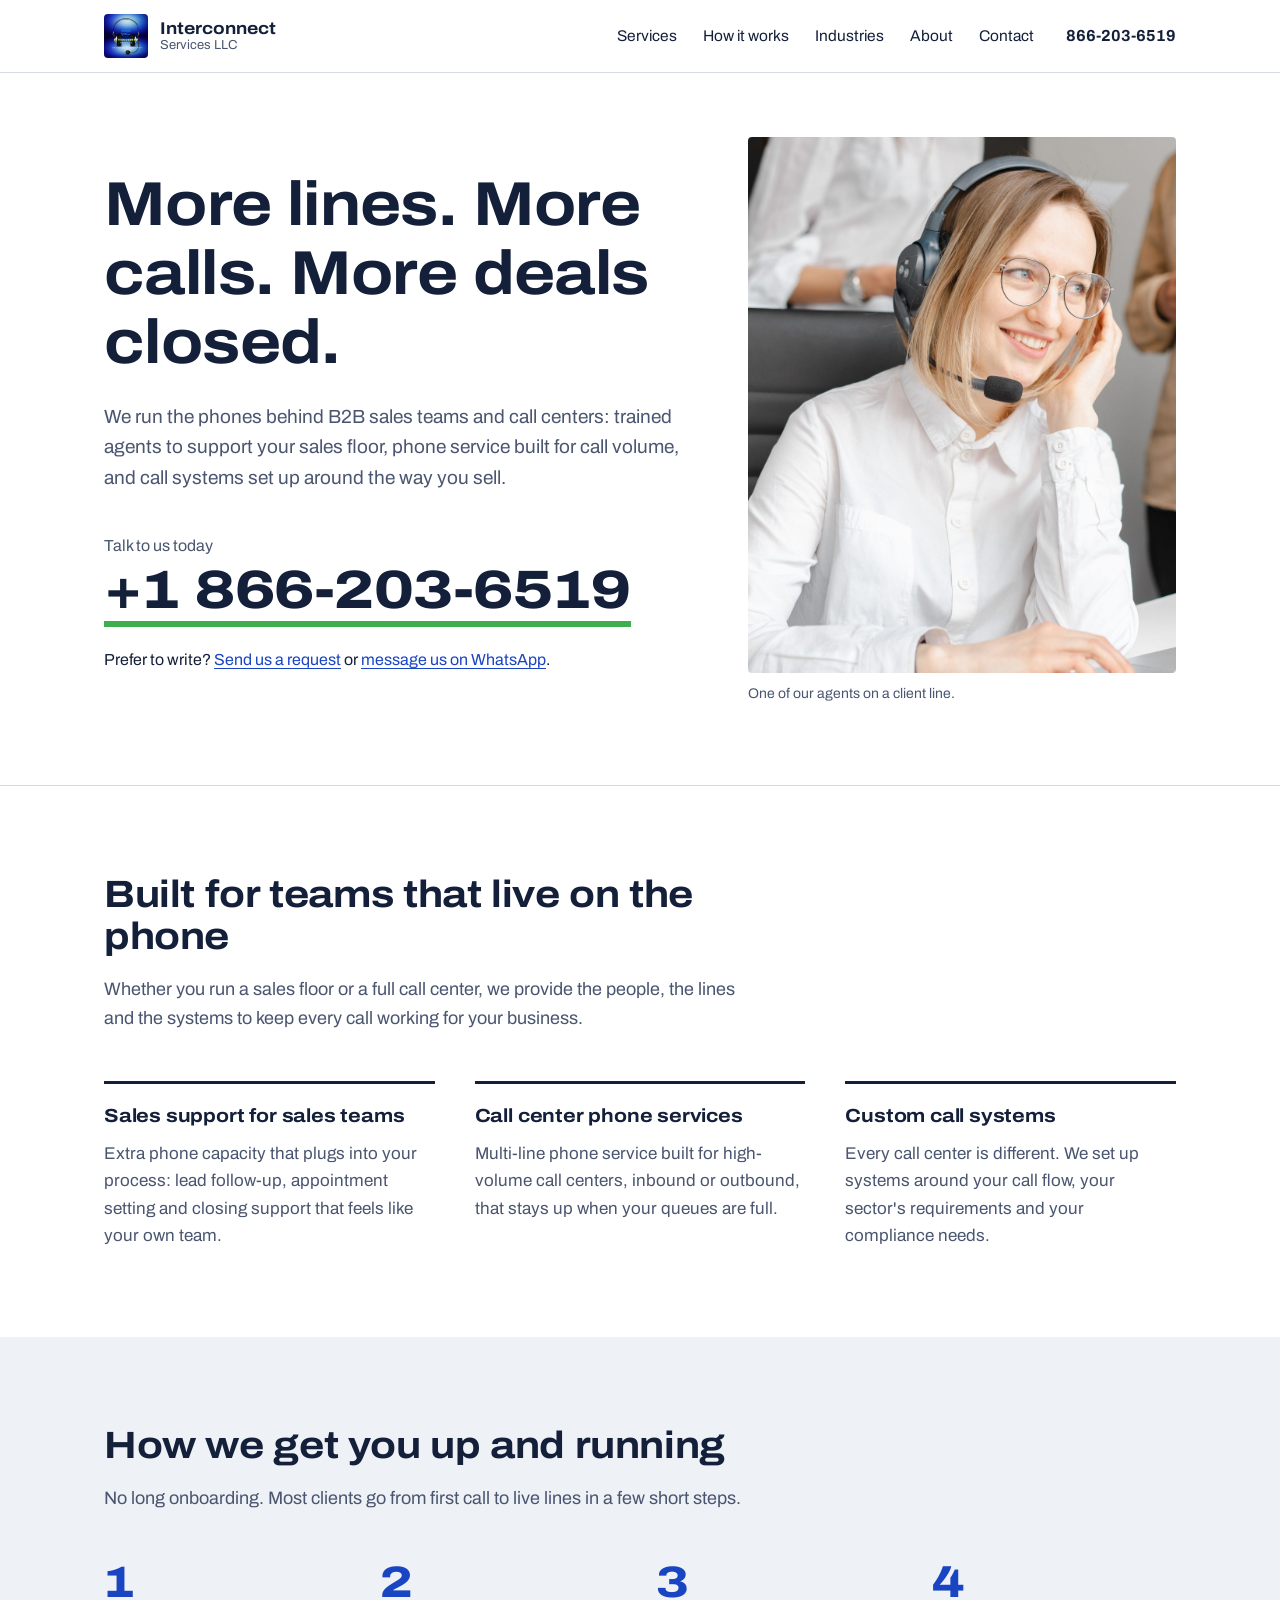
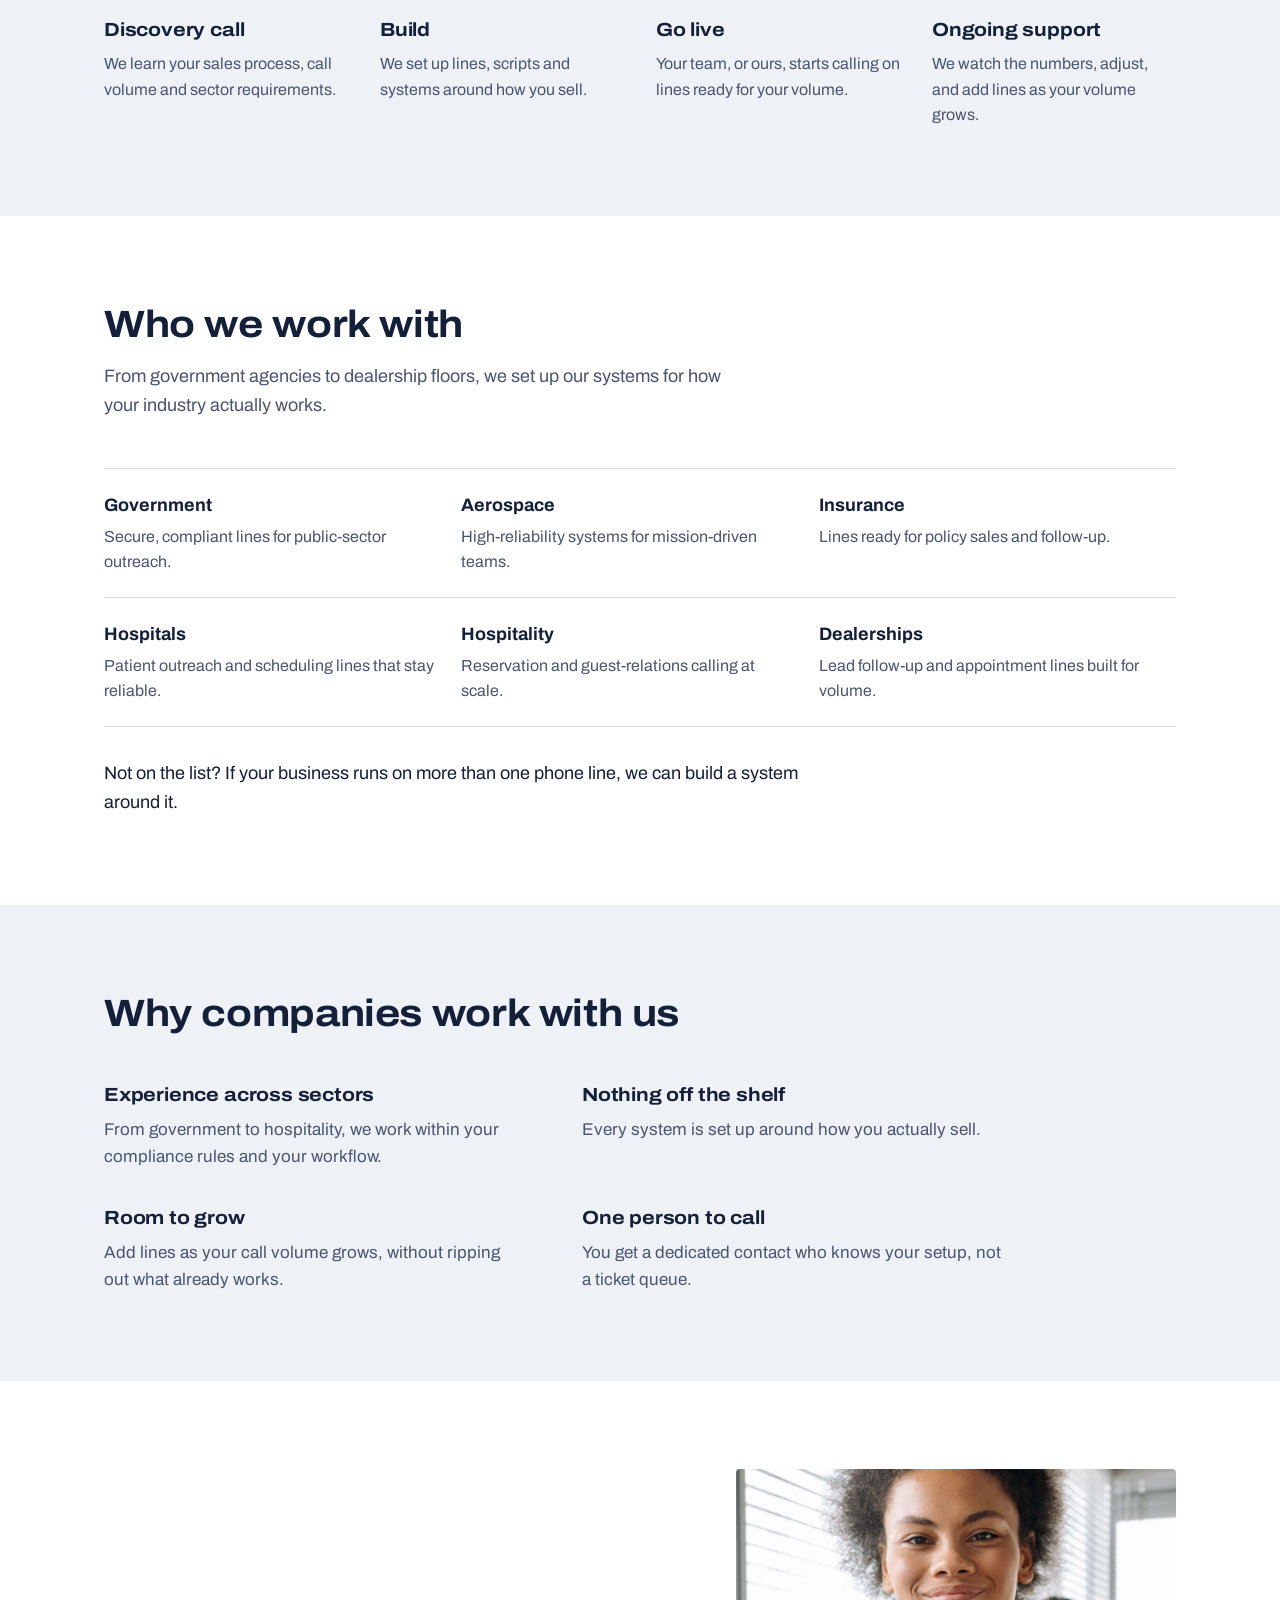
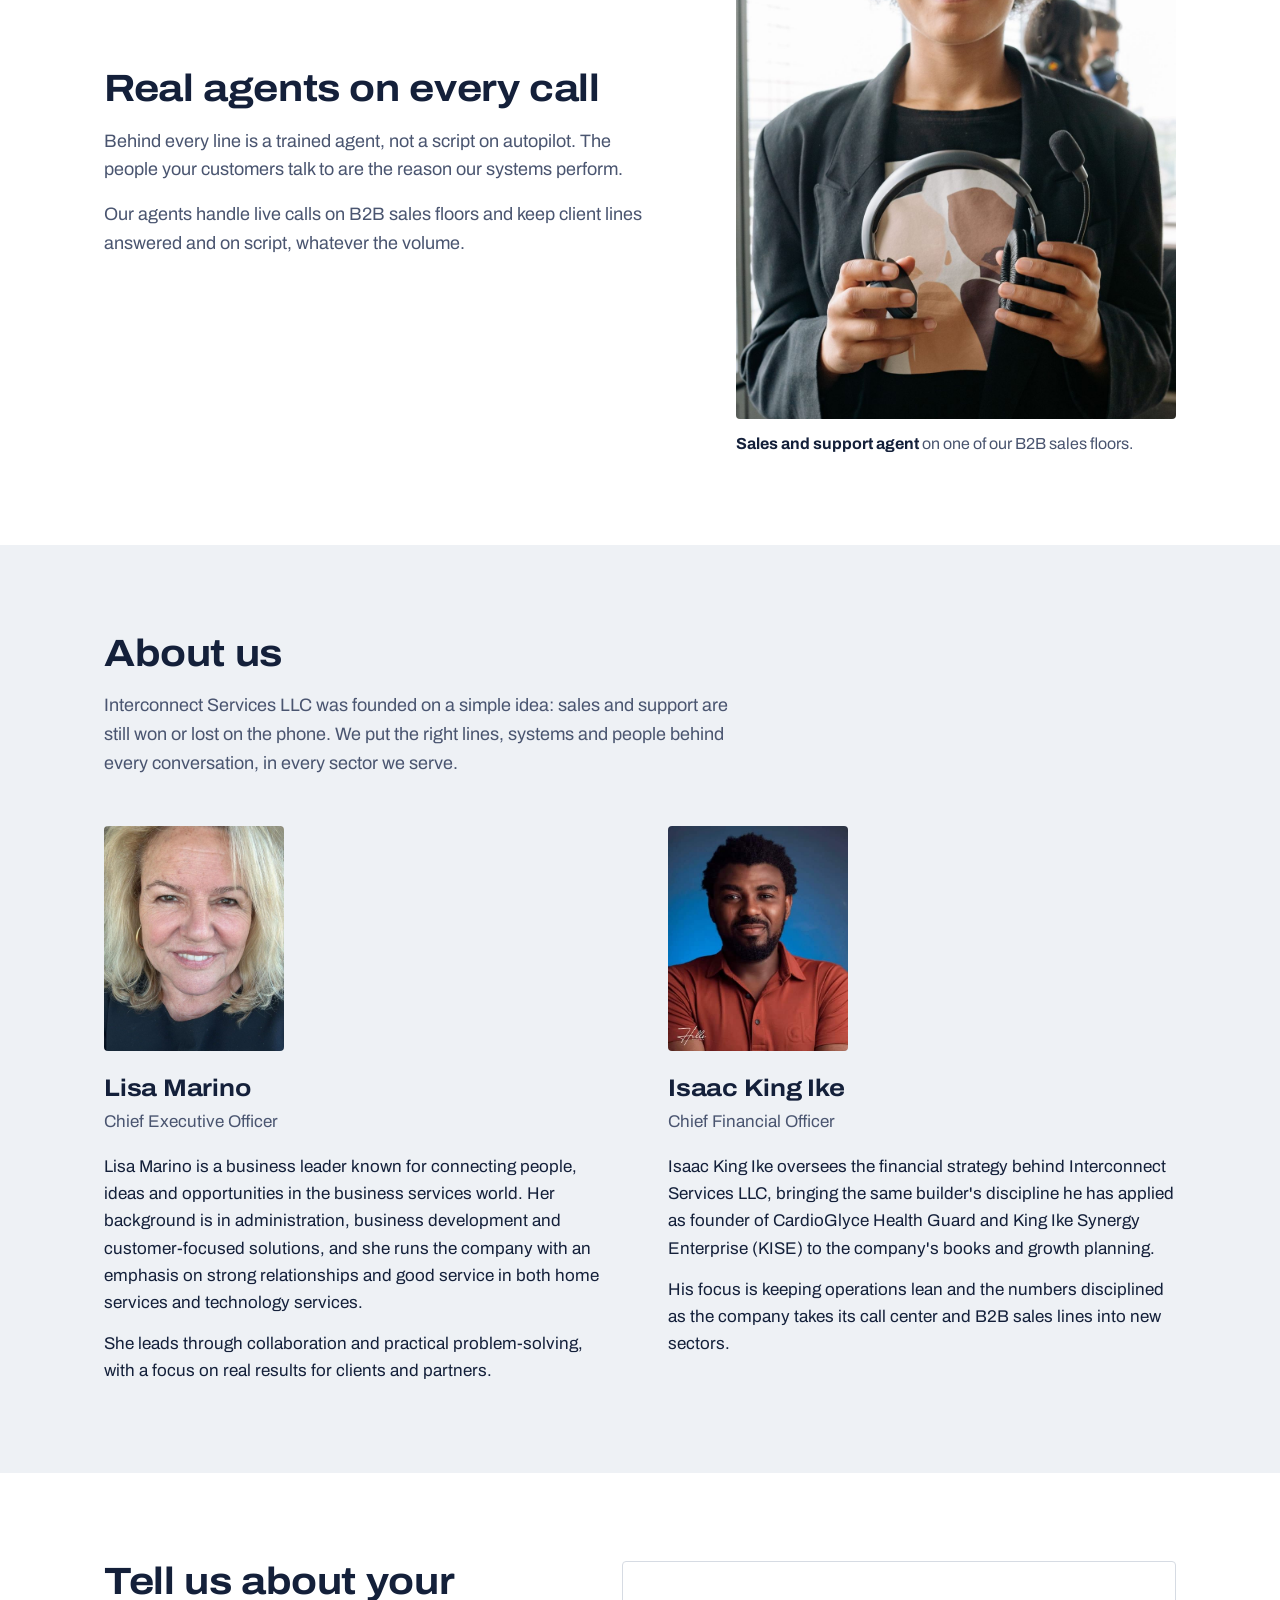
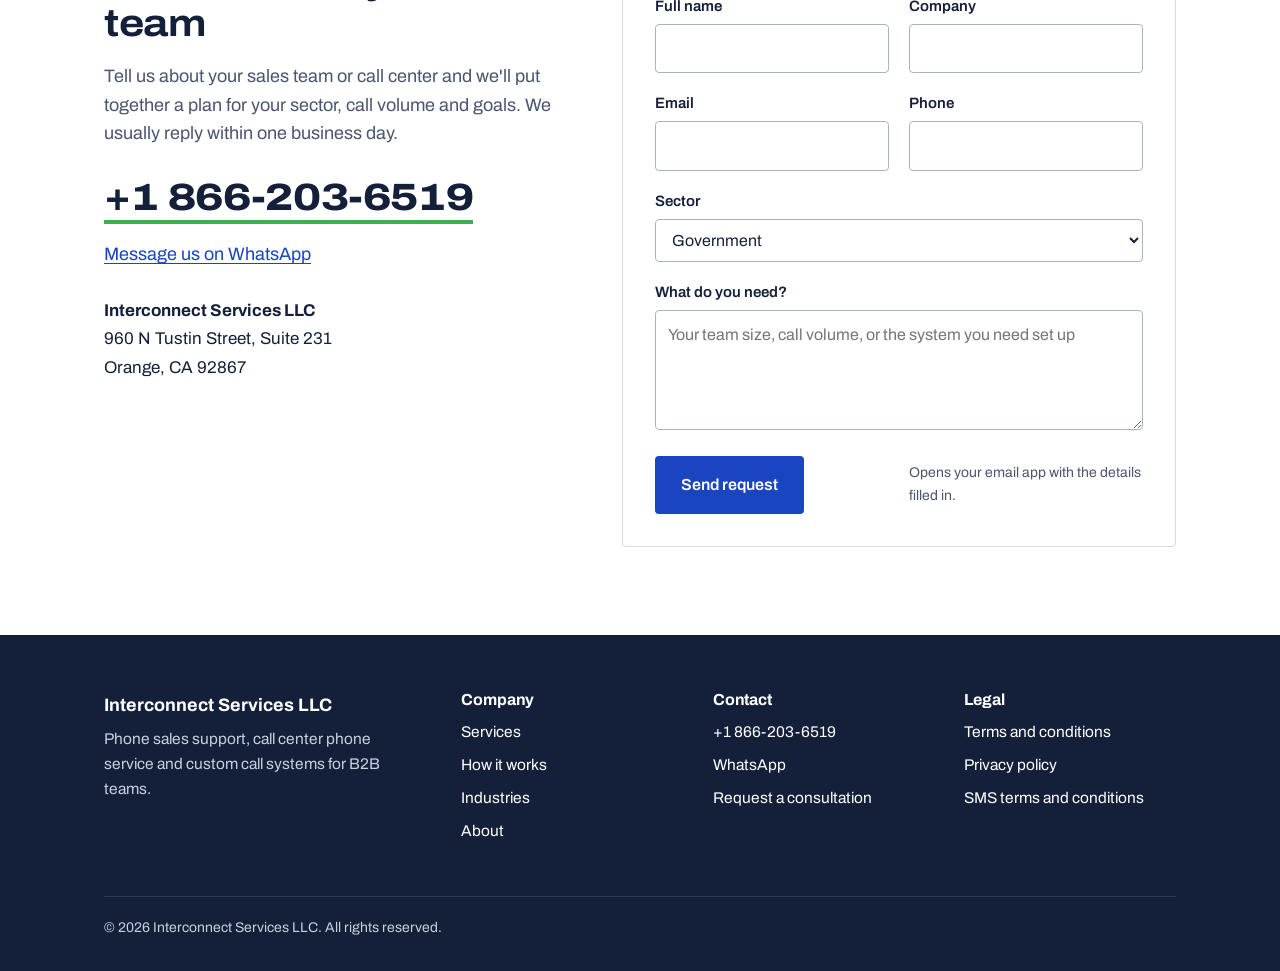
<file: index.html>
<!doctype html>
<html lang="en">
<head>
<meta charset="UTF-8" />
<meta name="viewport" content="width=device-width, initial-scale=1.0" />
<title>Interconnect Services LLC | B2B Telephone Sales &amp; Call Center Solutions</title>
<meta name="description" content="Interconnect Services LLC powers B2B direct marketing by telephone — sales support for sales teams, call center phone services, and custom-built call systems for any sector." />
<link rel="icon" href="assets/logo_2.png" />
<link rel="preconnect" href="https://fonts.googleapis.com">
<link rel="preconnect" href="https://fonts.gstatic.com" crossorigin>
<link href="https://fonts.googleapis.com/css2?family=Archivo:wdth,wght@62..125,400..800&display=swap" rel="stylesheet">
<link rel="stylesheet" href="site.css" />
</head>
<body>

<a class="skip" href="#main">Skip to content</a>

<header class="site-header" id="siteHeader">
  <div class="wrap">
    <a href="index.html" class="brand">
      <img src="assets/logo_2.png" alt="" width="44" height="44" />
      <span class="brand-name">Interconnect<small>Services LLC</small></span>
    </a>
    <nav class="main-nav" aria-label="Main">
      <a href="#services">Services</a>
      <a href="#how-it-works">How it works</a>
      <a href="#industries">Industries</a>
      <a href="#about">About</a>
      <a href="#contact">Contact</a>
    </nav>
    <a class="header-phone" href="tel:+18662036519">866-203-6519</a>
    <button class="menu-toggle" id="menuToggle" aria-expanded="false" aria-controls="siteHeader">Menu</button>
  </div>
</header>

<main id="main">

  <section class="hero">
    <div class="wrap">
      <div>
        <h1>More lines. More calls. More deals closed.</h1>
        <p class="lead">We run the phones behind B2B sales teams and call centers: trained agents to support your sales floor, phone service built for call volume, and call systems set up around the way you sell.</p>

        <div class="call-block">
          <p class="label">Talk to us today</p>
          <a class="call-number" href="tel:+18662036519">+1 866-203-6519</a>
          <p class="alt">Prefer to write? <a href="#contact">Send us a request</a> or <a href="https://wa.me/17143005307" target="_blank" rel="noopener">message us on WhatsApp</a>.</p>
        </div>
      </div>

      <figure>
        <img src="agent-headset.jpg" alt="An Interconnect agent on a headset, mid-call at her workstation" width="1100" height="1650" />
        <figcaption>One of our agents on a client line.</figcaption>
      </figure>
    </div>
  </section>

  <section class="section" id="services">
    <div class="wrap">
      <div class="section-intro">
        <h2>Built for teams that live on the phone</h2>
        <p>Whether you run a sales floor or a full call center, we provide the people, the lines and the systems to keep every call working for your business.</p>
      </div>

      <div class="services">
        <article>
          <h3>Sales support for sales teams</h3>
          <p>Extra phone capacity that plugs into your process: lead follow-up, appointment setting and closing support that feels like your own team.</p>
        </article>
        <article>
          <h3>Call center phone services</h3>
          <p>Multi-line phone service built for high-volume call centers, inbound or outbound, that stays up when your queues are full.</p>
        </article>
        <article>
          <h3>Custom call systems</h3>
          <p>Every call center is different. We set up systems around your call flow, your sector's requirements and your compliance needs.</p>
        </article>
      </div>
    </div>
  </section>

  <section class="section band" id="how-it-works">
    <div class="wrap">
      <div class="section-intro">
        <h2>How we get you up and running</h2>
        <p>No long onboarding. Most clients go from first call to live lines in a few short steps.</p>
      </div>

      <ol class="steps">
        <li>
          <h3>Discovery call</h3>
          <p>We learn your sales process, call volume and sector requirements.</p>
        </li>
        <li>
          <h3>Build</h3>
          <p>We set up lines, scripts and systems around how you sell.</p>
        </li>
        <li>
          <h3>Go live</h3>
          <p>Your team, or ours, starts calling on lines ready for your volume.</p>
        </li>
        <li>
          <h3>Ongoing support</h3>
          <p>We watch the numbers, adjust, and add lines as your volume grows.</p>
        </li>
      </ol>
    </div>
  </section>

  <section class="section" id="industries">
    <div class="wrap">
      <div class="section-intro">
        <h2>Who we work with</h2>
        <p>From government agencies to dealership floors, we set up our systems for how your industry actually works.</p>
      </div>

      <dl class="sectors">
        <div><dt>Government</dt><dd>Secure, compliant lines for public-sector outreach.</dd></div>
        <div><dt>Aerospace</dt><dd>High-reliability systems for mission-driven teams.</dd></div>
        <div><dt>Insurance</dt><dd>Lines ready for policy sales and follow-up.</dd></div>
        <div><dt>Hospitals</dt><dd>Patient outreach and scheduling lines that stay reliable.</dd></div>
        <div><dt>Hospitality</dt><dd>Reservation and guest-relations calling at scale.</dd></div>
        <div><dt>Dealerships</dt><dd>Lead follow-up and appointment lines built for volume.</dd></div>
      </dl>

      <p class="sectors-note">Not on the list? If your business runs on more than one phone line, we can build a system around it.</p>
    </div>
  </section>

  <section class="section band" id="why-us">
    <div class="wrap">
      <div class="section-intro">
        <h2>Why companies work with us</h2>
      </div>
      <div class="reasons">
        <div>
          <h3>Experience across sectors</h3>
          <p>From government to hospitality, we work within your compliance rules and your workflow.</p>
        </div>
        <div>
          <h3>Nothing off the shelf</h3>
          <p>Every system is set up around how you actually sell.</p>
        </div>
        <div>
          <h3>Room to grow</h3>
          <p>Add lines as your call volume grows, without ripping out what already works.</p>
        </div>
        <div>
          <h3>One person to call</h3>
          <p>You get a dedicated contact who knows your setup, not a ticket queue.</p>
        </div>
      </div>
    </div>
  </section>

  <section class="section" id="team">
    <div class="wrap people">
      <div class="section-intro">
        <h2>Real agents on every call</h2>
        <p>Behind every line is a trained agent, not a script on autopilot. The people your customers talk to are the reason our systems perform.</p>
        <p>Our agents handle live calls on B2B sales floors and keep client lines answered and on script, whatever the volume.</p>
      </div>
      <figure>
        <img src="agent-desk.jpg" alt="An Interconnect sales and support agent holding her headset" width="1100" height="1649" loading="lazy" />
        <figcaption><strong>Sales and support agent</strong> on one of our B2B sales floors.</figcaption>
      </figure>
    </div>
  </section>

  <section class="section band" id="about">
    <div class="wrap">
      <div class="section-intro">
        <h2>About us</h2>
        <p>Interconnect Services LLC was founded on a simple idea: sales and support are still won or lost on the phone. We put the right lines, systems and people behind every conversation, in every sector we serve.</p>
      </div>

      <div class="leaders">
        <div class="leader">
          <img src="assets/ceo_2.jpg" alt="Lisa Marino" width="900" height="1200" loading="lazy" />
          <h3>Lisa Marino</h3>
          <p class="role">Chief Executive Officer</p>
          <div class="bio">
            <p>Lisa Marino is a business leader known for connecting people, ideas and opportunities in the business services world. Her background is in administration, business development and customer-focused solutions, and she runs the company with an emphasis on strong relationships and good service in both home services and technology services.</p>
            <p>She leads through collaboration and practical problem-solving, with a focus on real results for clients and partners.</p>
          </div>
        </div>
        <div class="leader">
          <img src="assets/cfo.jpg" alt="Isaac King Ike" width="552" height="690" loading="lazy" />
          <h3>Isaac King Ike</h3>
          <p class="role">Chief Financial Officer</p>
          <div class="bio">
            <p>Isaac King Ike oversees the financial strategy behind Interconnect Services LLC, bringing the same builder's discipline he has applied as founder of CardioGlyce Health Guard and King Ike Synergy Enterprise (KISE) to the company's books and growth planning.</p>
            <p>His focus is keeping operations lean and the numbers disciplined as the company takes its call center and B2B sales lines into new sectors.</p>
          </div>
        </div>
      </div>
    </div>
  </section>

  <section class="section contact" id="contact">
    <div class="wrap">
      <div class="intro">
        <h2>Tell us about your team</h2>
        <p>Tell us about your sales team or call center and we'll put together a plan for your sector, call volume and goals. We usually reply within one business day.</p>
        <a class="call-number" href="tel:+18662036519">+1 866-203-6519</a>
        <p style="margin-top:16px;"><a href="https://wa.me/17143005307" target="_blank" rel="noopener">Message us on WhatsApp</a></p>
        <address>
          <strong>Interconnect Services LLC</strong><br>
          960 N Tustin Street, Suite 231<br>
          Orange, CA 92867
        </address>
      </div>

      <form class="lead-form" id="leadForm">
        <div>
          <label for="f-name">Full name</label>
          <input id="f-name" type="text" name="name" required autocomplete="name" />
        </div>
        <div>
          <label for="f-company">Company</label>
          <input id="f-company" type="text" name="company" autocomplete="organization" />
        </div>
        <div>
          <label for="f-email">Email</label>
          <input id="f-email" type="email" name="email" required autocomplete="email" />
        </div>
        <div>
          <label for="f-phone">Phone</label>
          <input id="f-phone" type="tel" name="phone" autocomplete="tel" />
        </div>
        <div class="full">
          <label for="f-sector">Sector</label>
          <select id="f-sector" name="sector">
            <option>Government</option>
            <option>Aerospace</option>
            <option>Insurance</option>
            <option>Hospitals / Healthcare</option>
            <option>Hospitality</option>
            <option>Dealerships</option>
            <option>Other</option>
          </select>
        </div>
        <div class="full">
          <label for="f-message">What do you need?</label>
          <textarea id="f-message" name="message" placeholder="Your team size, call volume, or the system you need set up"></textarea>
        </div>
        <div>
          <button type="submit" class="button">Send request</button>
        </div>
        <p class="note">Opens your email app with the details filled in.</p>
      </form>
    </div>
  </section>

</main>

<footer class="site-footer">
  <div class="wrap">
    <div class="footer-grid">
      <div class="company">
        <strong>Interconnect Services LLC</strong>
        <p>Phone sales support, call center phone service and custom call systems for B2B teams.</p>
      </div>
      <div>
        <h2>Company</h2>
        <ul>
          <li><a href="index.html#services">Services</a></li>
          <li><a href="index.html#how-it-works">How it works</a></li>
          <li><a href="index.html#industries">Industries</a></li>
          <li><a href="index.html#about">About</a></li>
        </ul>
      </div>
      <div>
        <h2>Contact</h2>
        <ul>
          <li><a href="tel:+18662036519">+1 866-203-6519</a></li>
          <li><a href="https://wa.me/17143005307" target="_blank" rel="noopener">WhatsApp</a></li>
          <li><a href="index.html#contact">Request a consultation</a></li>
        </ul>
      </div>
      <div>
        <h2>Legal</h2>
        <ul>
          <li><a href="terms-and-conditions.html">Terms and conditions</a></li>
          <li><a href="privacy-policy.html">Privacy policy</a></li>
          <li><a href="sms-terms.html">SMS terms and conditions</a></li>
        </ul>
      </div>
    </div>
    <p class="footer-base">© <span id="year">2026</span> Interconnect Services LLC. All rights reserved.</p>
  </div>
</footer>

<script>
  document.getElementById('year').textContent = new Date().getFullYear();

  const header = document.getElementById('siteHeader');
  const toggle = document.getElementById('menuToggle');
  toggle.addEventListener('click', () => {
    const open = header.classList.toggle('open');
    toggle.setAttribute('aria-expanded', open);
    toggle.textContent = open ? 'Close' : 'Menu';
  });
  header.querySelectorAll('.main-nav a').forEach(a => a.addEventListener('click', () => {
    header.classList.remove('open');
    toggle.setAttribute('aria-expanded', 'false');
    toggle.textContent = 'Menu';
  }));

  // Opens the visitor's email app with the request filled in.
  document.getElementById('leadForm').addEventListener('submit', function (e) {
    e.preventDefault();
    const f = new FormData(this);
    const subject = encodeURIComponent('Consultation request from ' + (f.get('company') || f.get('name')));
    const body = encodeURIComponent(
      `Name: ${f.get('name')}\nCompany: ${f.get('company')}\nEmail: ${f.get('email')}\nPhone: ${f.get('phone')}\nSector: ${f.get('sector')}\n\n${f.get('message')}`
    );
    window.location.href = `mailto:info@interconnectservicesllc.com?subject=${subject}&body=${body}`;
  });
</script>

</body>
</html>
</file>
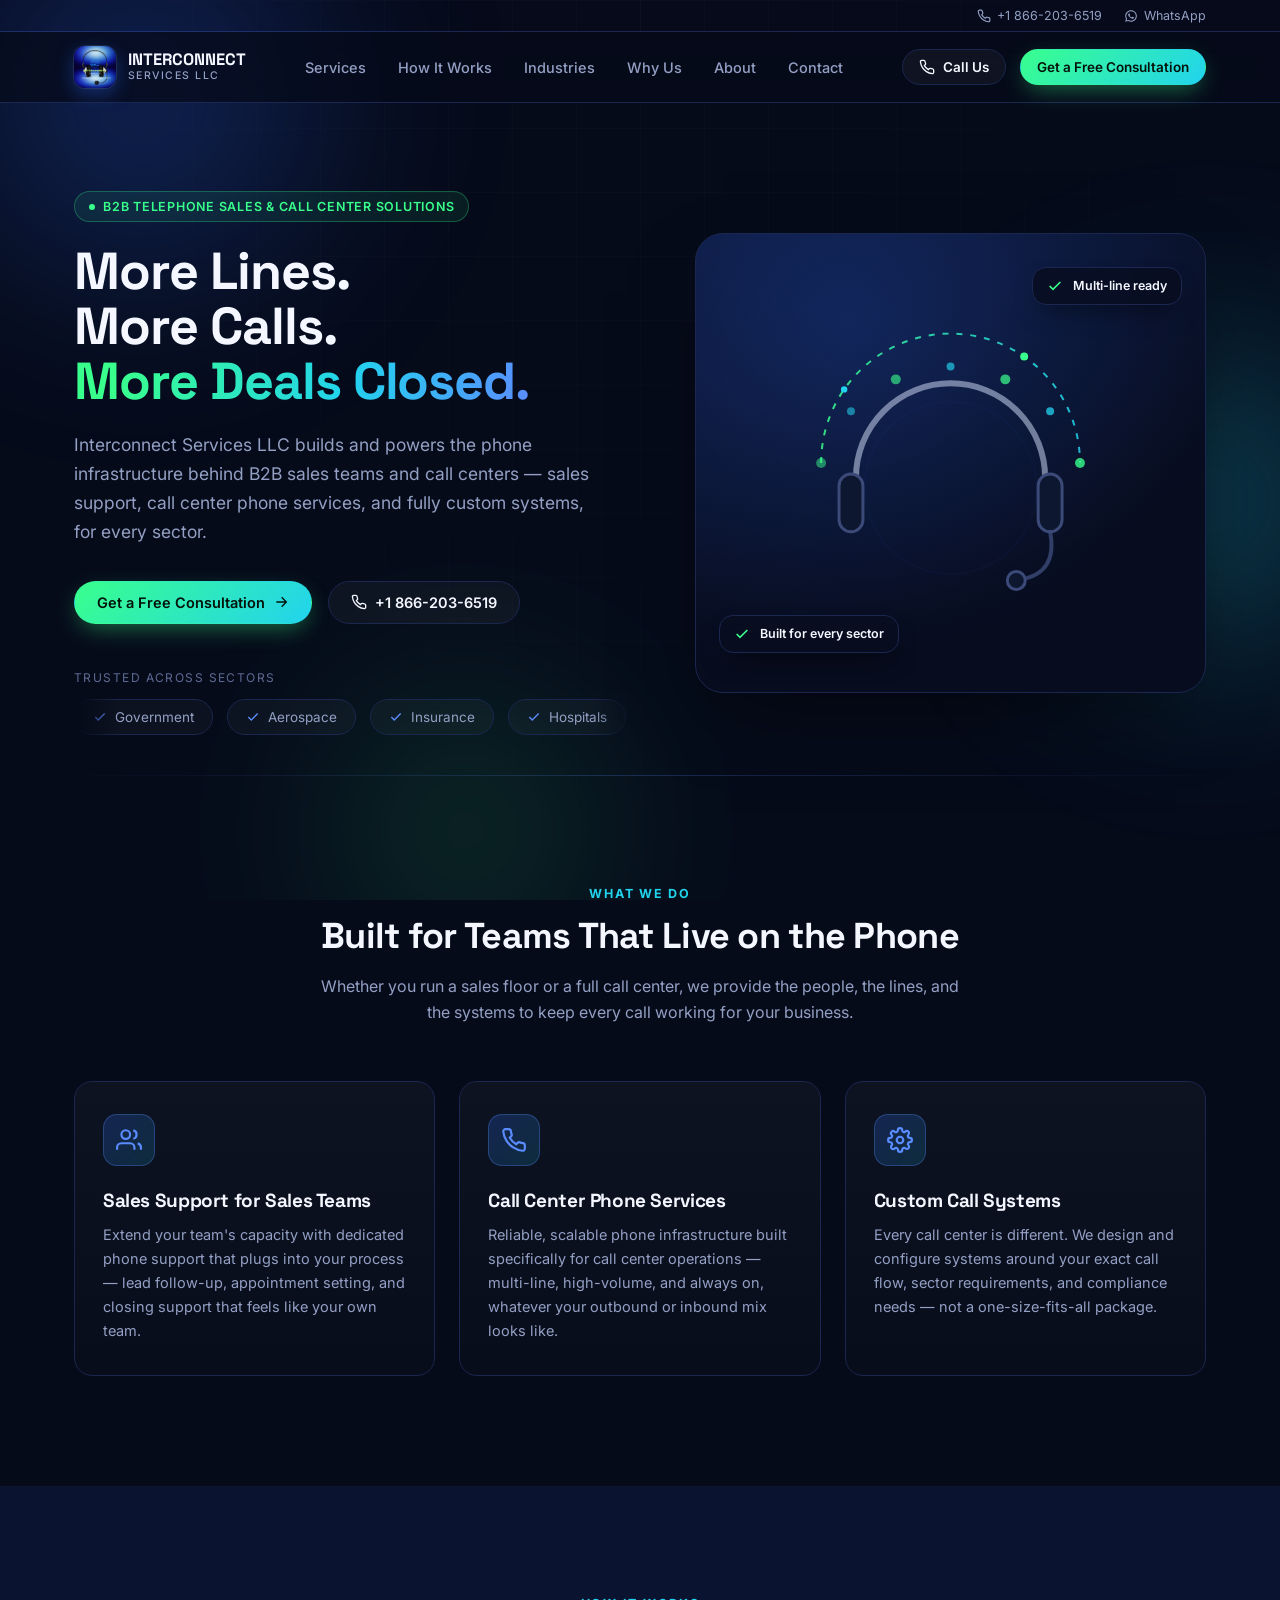
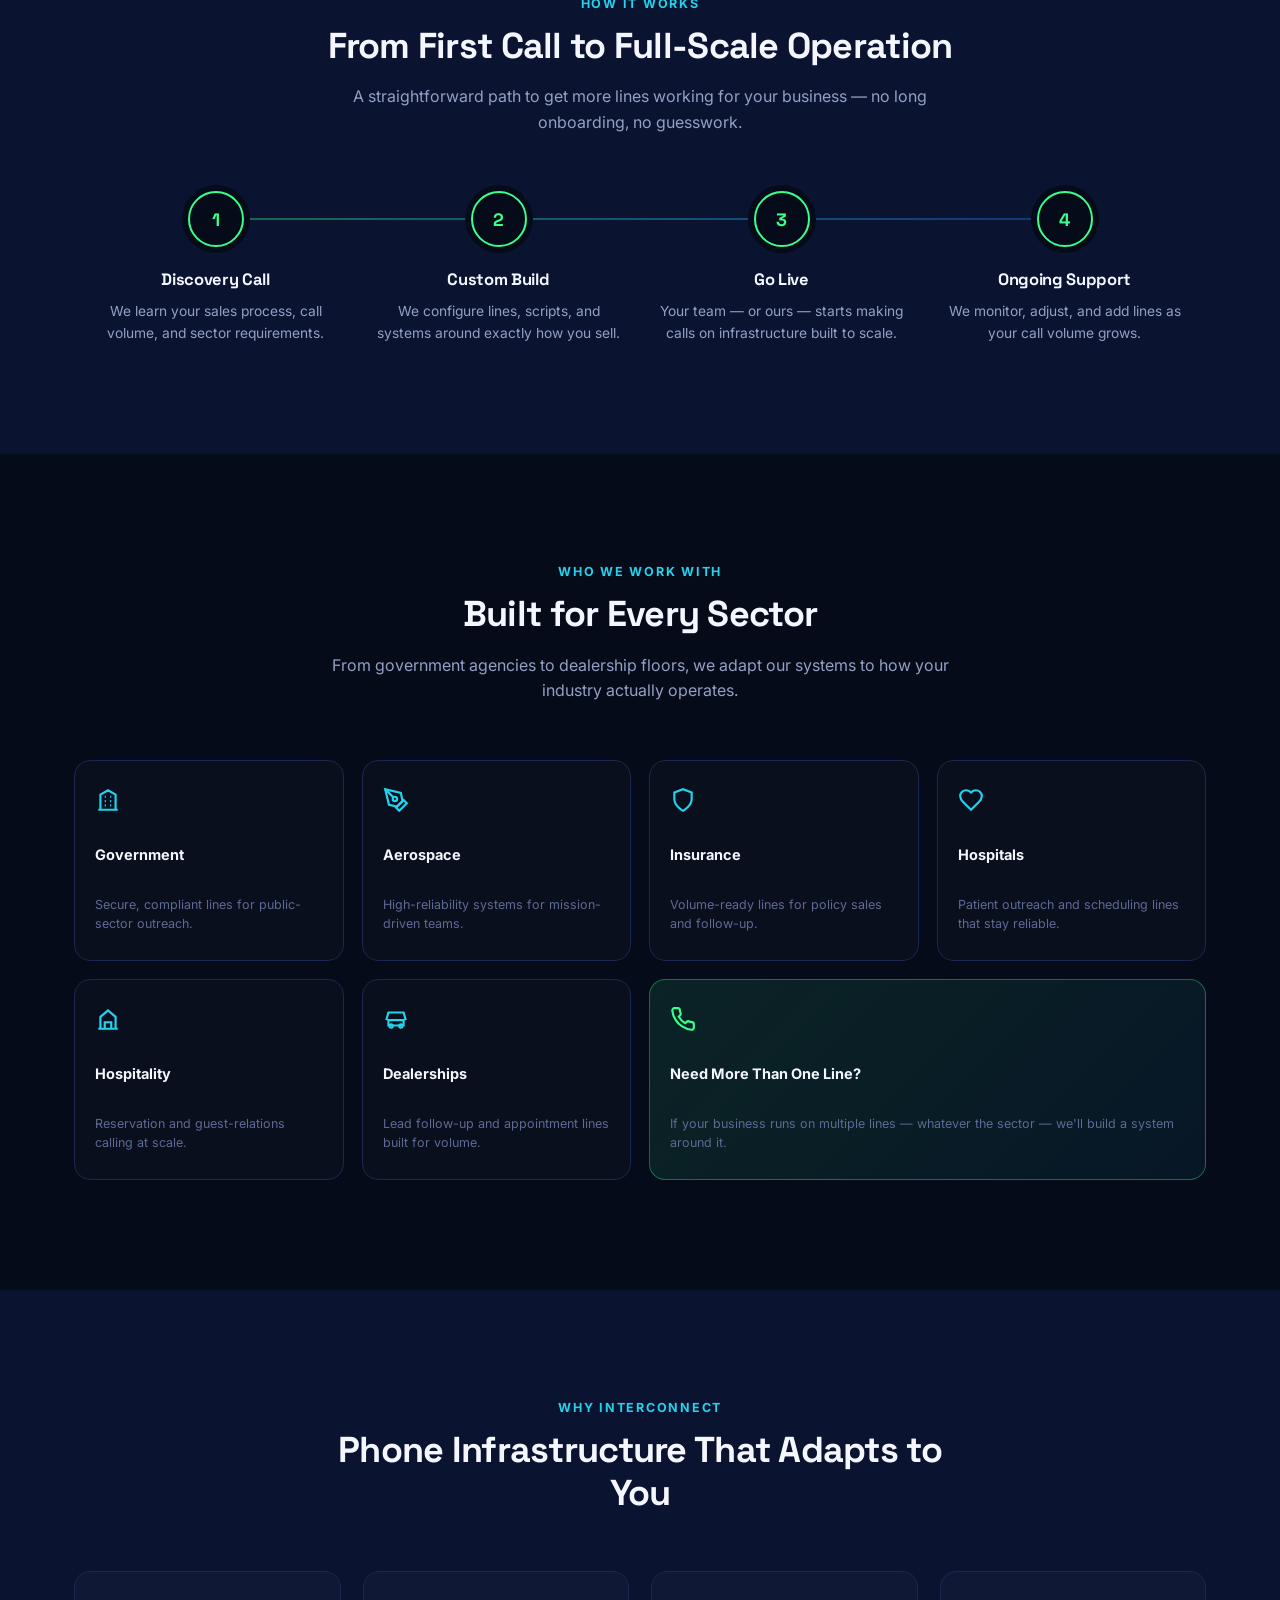
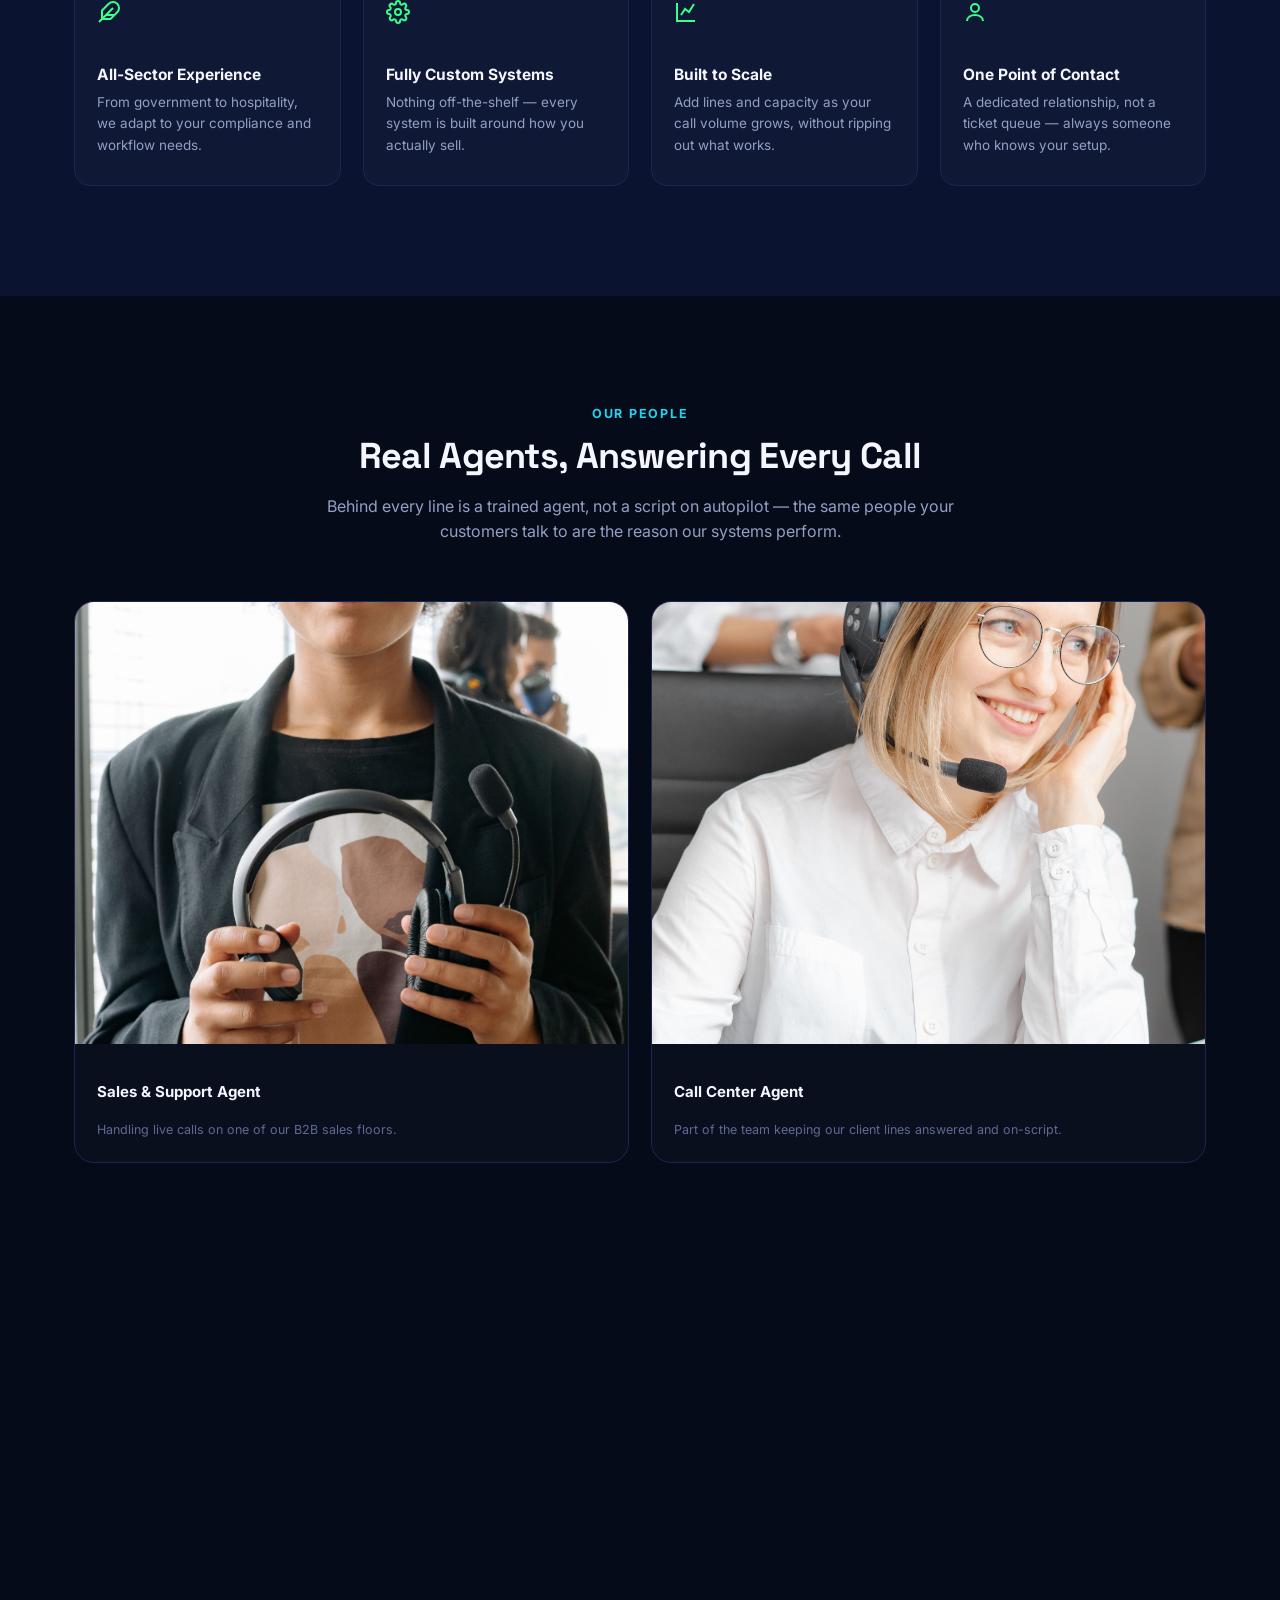
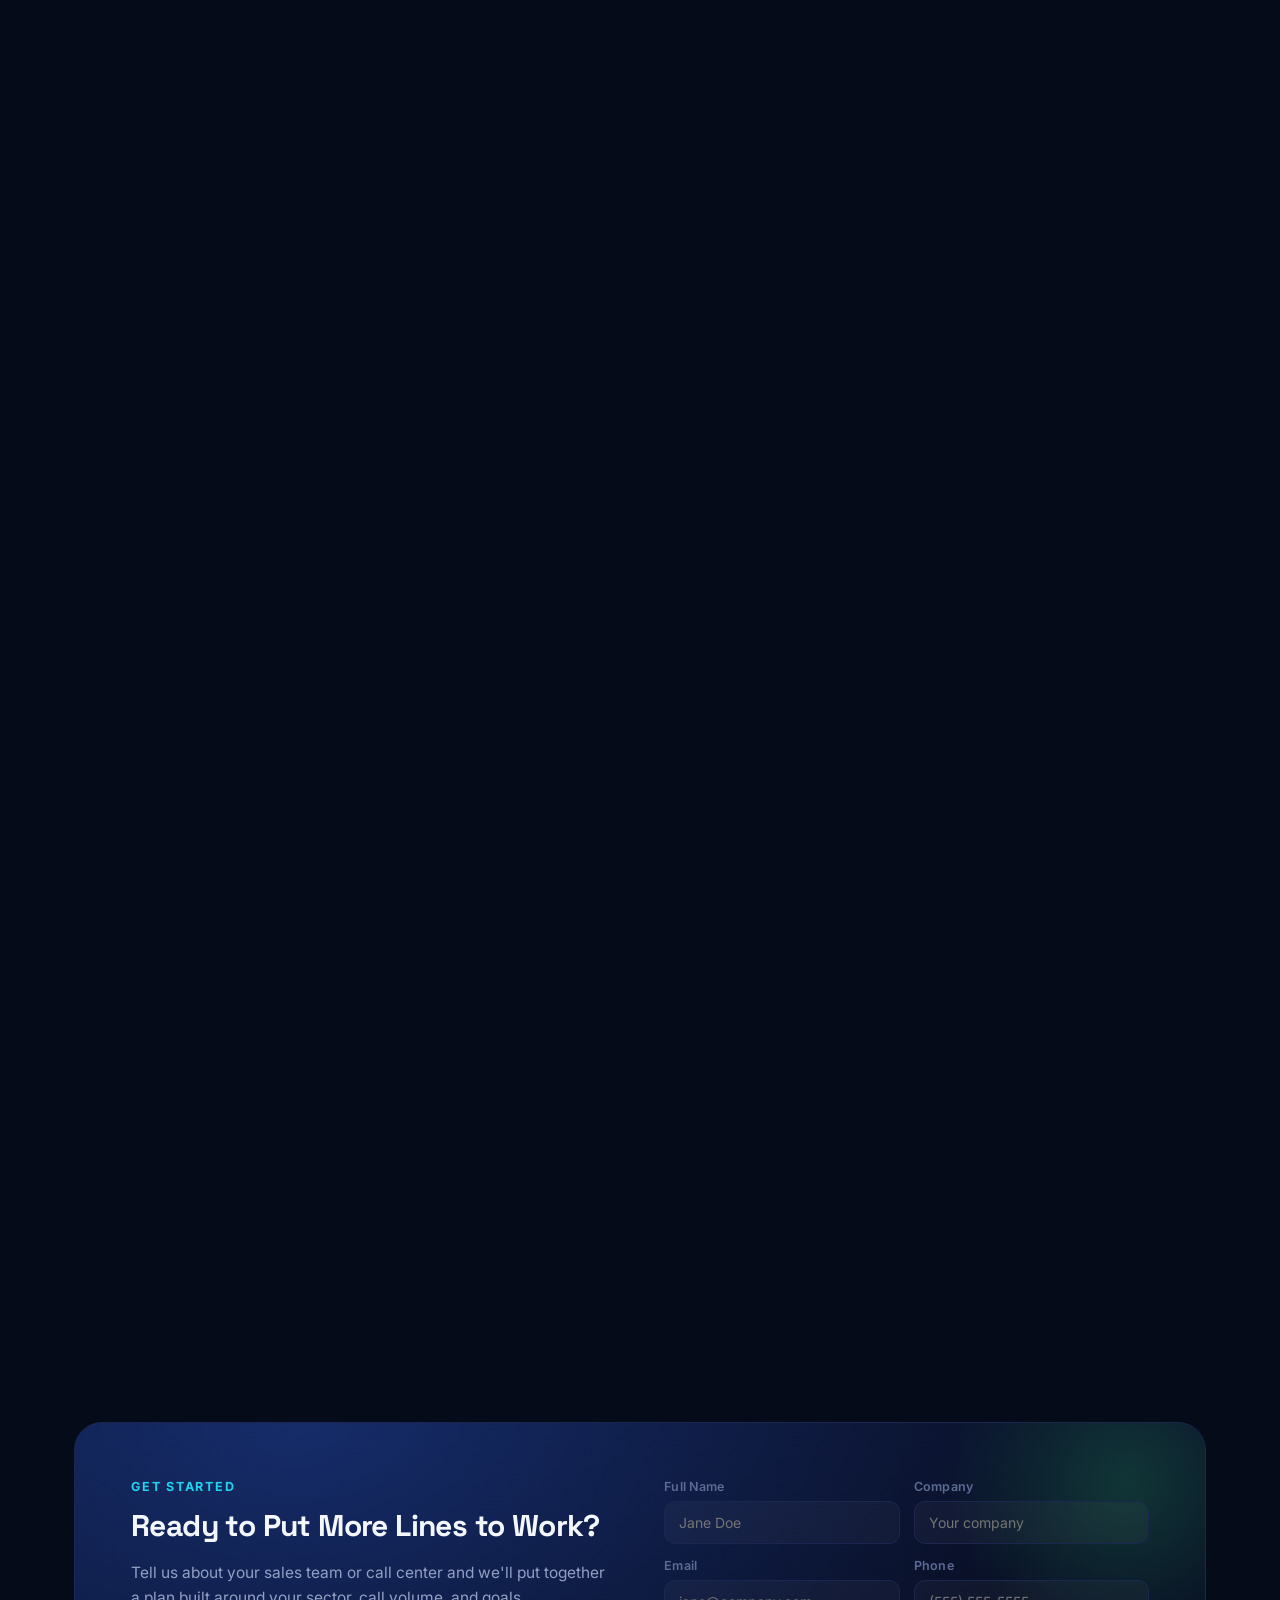
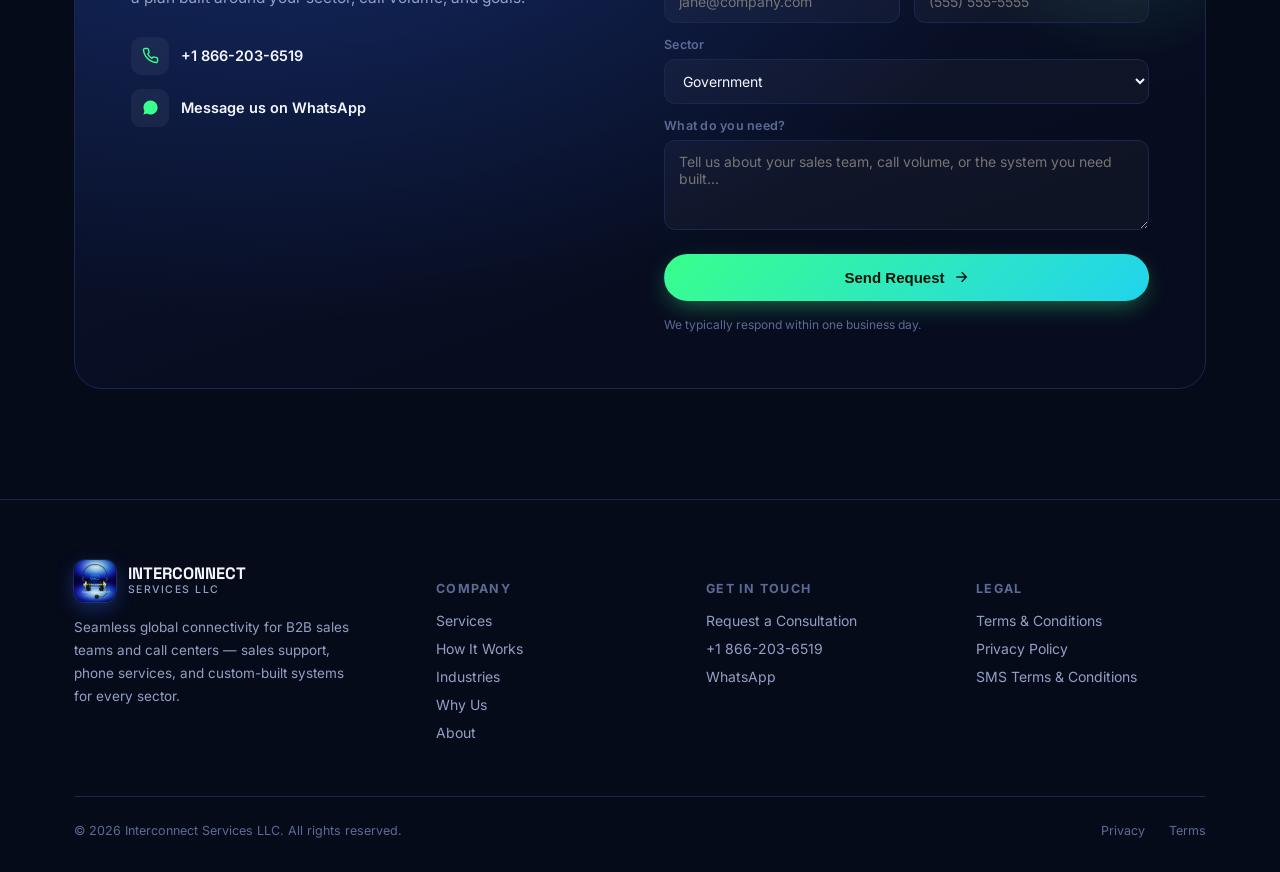
<file: interconnect-index-v3-with-team.html>
<!doctype html>
<html lang="en">
<head>
<meta charset="UTF-8" />
<meta name="viewport" content="width=device-width, initial-scale=1.0" />
<title>Interconnect Services LLC | B2B Telephone Sales &amp; Call Center Solutions</title>
<meta name="description" content="Interconnect Services LLC powers B2B direct marketing by telephone — sales support for sales teams, call center phone services, and custom-built call systems for any sector." />
<link rel="icon" href="assets/logo_2.png" />
<link rel="preconnect" href="https://fonts.googleapis.com">
<link rel="preconnect" href="https://fonts.gstatic.com" crossorigin>
<link href="https://fonts.googleapis.com/css2?family=Inter:wght@400;500;600;700;800;900&family=Space+Grotesk:wght@500;600;700&display=swap" rel="stylesheet">
<style>
  :root{
    --bg:#060B1A;
    --bg-soft:#0A1330;
    --panel:#0D1638;
    --panel-border:#1B2750;
    --blue:#2F6BFF;
    --blue-light:#5B8CFF;
    --cyan:#22D3EE;
    --green:#39FF8C;
    --green-dim:#1FAE63;
    --white:#F4F7FF;
    --muted:#93A0C4;
    --muted-dim:#5D6A94;
    --radius:18px;
    --maxw:1180px;
  }
  *{box-sizing:border-box;}
  html{scroll-behavior:smooth;}
  body{
    margin:0;
    background:var(--bg);
    color:var(--white);
    font-family:'Inter',system-ui,-apple-system,Segoe UI,Roboto,sans-serif;
    -webkit-font-smoothing:antialiased;
    overflow-x:hidden;
  }
  h1,h2,h3,.display{
    font-family:'Space Grotesk','Inter',sans-serif;
    letter-spacing:-0.02em;
    margin:0;
  }
  p{margin:0;}
  a{color:inherit;text-decoration:none;}
  img{max-width:100%;display:block;}
  .wrap{max-width:var(--maxw);margin:0 auto;padding:0 24px;}
  ::selection{background:var(--green);color:#04140A;}

  /* ---------- background ambience ---------- */
  .bg-fx{position:fixed;inset:0;z-index:0;pointer-events:none;overflow:hidden;}
  .blob{position:absolute;border-radius:50%;filter:blur(90px);opacity:.35;}
  .blob.b1{width:520px;height:520px;background:radial-gradient(circle,var(--blue) 0%,transparent 70%);top:-160px;left:-120px;animation:float1 22s ease-in-out infinite;}
  .blob.b2{width:460px;height:460px;background:radial-gradient(circle,var(--cyan) 0%,transparent 70%);top:30%;right:-160px;animation:float2 26s ease-in-out infinite;}
  .blob.b3{width:420px;height:420px;background:radial-gradient(circle,var(--green) 0%,transparent 70%);bottom:-140px;left:20%;animation:float3 30s ease-in-out infinite;opacity:.18;}
  @keyframes float1{0%,100%{transform:translate(0,0) scale(1);}50%{transform:translate(60px,50px) scale(1.08);}}
  @keyframes float2{0%,100%{transform:translate(0,0) scale(1);}50%{transform:translate(-50px,40px) scale(1.1);}}
  @keyframes float3{0%,100%{transform:translate(0,0) scale(1);}50%{transform:translate(40px,-30px) scale(1.05);}}
  .grid-overlay{position:absolute;inset:0;
    background-image:linear-gradient(rgba(255,255,255,.025) 1px,transparent 1px),linear-gradient(90deg,rgba(255,255,255,.025) 1px,transparent 1px);
    background-size:64px 64px;mask-image:radial-gradient(ellipse at 50% 0%,black 0%,transparent 70%);}

  section{position:relative;z-index:1;}

  /* ---------- nav ---------- */
  .topbar{background:rgba(6,11,26,.7);border-bottom:1px solid var(--panel-border);}
  .topbar .wrap{display:flex;justify-content:flex-end;gap:22px;padding:8px 24px;font-size:12.5px;color:var(--muted);}
  .topbar a{display:flex;align-items:center;gap:6px;transition:color .2s;}
  .topbar a:hover{color:var(--green);}
  .topbar svg{width:14px;height:14px;}

  nav{position:sticky;top:0;z-index:50;backdrop-filter:blur(14px);background:rgba(6,11,26,.72);border-bottom:1px solid var(--panel-border);}
  nav .wrap{display:flex;align-items:center;justify-content:space-between;padding:14px 24px;}
  .brand{display:flex;align-items:center;gap:12px;}
  .brand img{width:42px;height:42px;border-radius:11px;box-shadow:0 0 0 1px rgba(255,255,255,.08), 0 6px 18px rgba(47,107,255,.35);}
  .brand .name{font-family:'Space Grotesk';font-weight:700;font-size:16.5px;line-height:1.15;}
  .brand .name span{display:block;font-family:'Inter';font-weight:500;font-size:10.5px;letter-spacing:.14em;color:var(--muted);text-transform:uppercase;}
  .brand .name b{color:var(--green);}

  .nav-links{display:flex;gap:32px;align-items:center;}
  .nav-links a{font-size:14.5px;color:var(--muted);font-weight:500;transition:color .2s;position:relative;}
  .nav-links a:hover{color:var(--white);}
  .nav-cta{display:flex;align-items:center;gap:14px;}
  .btn{
    display:inline-flex;align-items:center;justify-content:center;gap:8px;
    padding:12px 22px;border-radius:100px;font-weight:600;font-size:14.5px;
    cursor:pointer;border:1px solid transparent;white-space:nowrap;transition:transform .25s cubic-bezier(.2,.8,.2,1),box-shadow .25s,background .25s,border-color .25s;
  }
  .btn-primary{background:linear-gradient(135deg,var(--green) 0%,var(--cyan) 100%);color:#03130A;box-shadow:0 8px 24px -6px rgba(57,255,140,.45);}
  .btn-primary:hover{transform:translateY(-2px);box-shadow:0 14px 30px -6px rgba(57,255,140,.6);}
  .btn-ghost{background:rgba(255,255,255,.04);border-color:var(--panel-border);color:var(--white);}
  .btn-ghost:hover{background:rgba(255,255,255,.08);border-color:var(--blue-light);}
  .btn-sm{padding:9px 16px;font-size:13.5px;}
  .btn svg{width:16px;height:16px;}

  .burger{display:none;width:38px;height:38px;border-radius:10px;background:rgba(255,255,255,.05);border:1px solid var(--panel-border);align-items:center;justify-content:center;cursor:pointer;}
  .burger svg{width:18px;height:18px;}
  .mobile-menu{display:none;flex-direction:column;gap:4px;padding:10px 24px 20px;border-bottom:1px solid var(--panel-border);background:rgba(6,11,26,.96);}
  .mobile-menu a{padding:12px 6px;font-size:15px;color:var(--muted);border-bottom:1px solid rgba(255,255,255,.05);}
  .mobile-menu.open{display:flex;}

  /* ---------- hero ---------- */
  .hero{padding:88px 0 40px;}
  .hero .wrap{display:grid;grid-template-columns:1.05fr .95fr;gap:56px;align-items:center;}
  .hero .wrap > div{min-width:0;}
  .marquee-track{min-width:0;}
  .badge{
    display:inline-flex;align-items:center;gap:8px;padding:7px 14px;border-radius:100px;
    background:rgba(57,255,140,.08);border:1px solid rgba(57,255,140,.28);color:var(--green);
    font-size:12.5px;font-weight:600;letter-spacing:.06em;text-transform:uppercase;
  }
  .badge span.dot{width:6px;height:6px;border-radius:50%;background:var(--green);box-shadow:0 0 0 0 rgba(57,255,140,.6);animation:pulseDot 2s infinite;}
  @keyframes pulseDot{0%{box-shadow:0 0 0 0 rgba(57,255,140,.55);}70%{box-shadow:0 0 0 9px rgba(57,255,140,0);}100%{box-shadow:0 0 0 0 rgba(57,255,140,0);}}

  .hero h1{font-size:52px;line-height:1.06;font-weight:800;margin-top:22px;}
  .hero h1 .grad{background:linear-gradient(100deg,var(--green) 10%,var(--cyan) 60%,var(--blue-light) 100%);-webkit-background-clip:text;background-clip:text;color:transparent;}
  .hero p.lead{margin-top:22px;font-size:17.5px;line-height:1.65;color:var(--muted);max-width:520px;}
  .hero .cta-row{display:flex;gap:16px;margin-top:34px;flex-wrap:wrap;}
  .hero .trust{margin-top:46px;}
  .hero .trust .label{font-size:12px;text-transform:uppercase;letter-spacing:.12em;color:var(--muted-dim);margin-bottom:14px;}

  .marquee{overflow:hidden;-webkit-mask-image:linear-gradient(90deg,transparent,black 8%,black 92%,transparent);mask-image:linear-gradient(90deg,transparent,black 8%,black 92%,transparent);}
  .marquee-track{display:flex;gap:14px;width:max-content;animation:scrollX 26s linear infinite;}
  @keyframes scrollX{from{transform:translateX(0);}to{transform:translateX(-50%);}}
  .pill{flex:none;padding:9px 18px;border:1px solid var(--panel-border);background:rgba(255,255,255,.03);border-radius:100px;font-size:13.5px;color:var(--muted);display:flex;align-items:center;gap:8px;}
  .pill svg{width:14px;height:14px;color:var(--blue-light);}

  /* hero visual */
  .hero-visual{position:relative;height:460px;}
  .visual-card{
    position:absolute;inset:0;border-radius:28px;border:1px solid var(--panel-border);
    background:radial-gradient(120% 120% at 30% 20%,rgba(47,107,255,.22),transparent 60%),linear-gradient(160deg,#0B1636,#070C1E 70%);
    overflow:hidden;box-shadow:0 30px 80px -30px rgba(0,0,0,.6);
  }
  .visual-card svg{width:100%;height:100%;}
  .float-chip{position:absolute;padding:10px 14px;border-radius:14px;background:rgba(9,14,32,.85);border:1px solid var(--panel-border);backdrop-filter:blur(6px);display:flex;align-items:center;gap:10px;font-size:12.5px;font-weight:600;box-shadow:0 12px 26px -10px rgba(0,0,0,.55);animation:chipFloat 5s ease-in-out infinite;}
  .float-chip svg{width:16px;height:16px;color:var(--green);}
  .float-chip.c1{top:34px;right:24px;animation-delay:.2s;}
  .float-chip.c2{bottom:40px;left:24px;animation-delay:1.4s;}
  @keyframes chipFloat{0%,100%{transform:translateY(0);}50%{transform:translateY(-10px);}}

  /* ---------- section headers ---------- */
  .eyebrow{font-size:12.5px;font-weight:700;letter-spacing:.14em;text-transform:uppercase;color:var(--cyan);}
  .sec-head{max-width:640px;margin:0 auto 56px;text-align:center;}
  .sec-head h2{font-size:36px;font-weight:800;margin-top:14px;line-height:1.2;}
  .sec-head p{margin-top:16px;color:var(--muted);font-size:16px;line-height:1.6;}
  section.pad{padding:110px 0;}
  .divider{height:1px;background:linear-gradient(90deg,transparent,var(--panel-border),transparent);}

  /* reveal */
  .reveal{opacity:0;transform:translateY(28px);transition:opacity .7s cubic-bezier(.2,.7,.2,1),transform .7s cubic-bezier(.2,.7,.2,1);}
  .reveal.in{opacity:1;transform:translateY(0);}

  /* ---------- services ---------- */
  .cards3{display:grid;grid-template-columns:repeat(3,1fr);gap:24px;}
  .card{
    background:linear-gradient(180deg,rgba(255,255,255,.035),rgba(255,255,255,.01));
    border:1px solid var(--panel-border);border-radius:var(--radius);padding:32px 28px;
    transition:transform .35s cubic-bezier(.2,.8,.2,1),border-color .35s,box-shadow .35s;
    position:relative;overflow:hidden;
  }
  .card:hover{transform:translateY(-6px);border-color:rgba(57,255,140,.35);box-shadow:0 20px 46px -20px rgba(47,107,255,.35);}
  .card .icon{width:52px;height:52px;border-radius:14px;display:flex;align-items:center;justify-content:center;background:linear-gradient(135deg,rgba(47,107,255,.22),rgba(34,211,238,.14));border:1px solid rgba(91,140,255,.3);margin-bottom:22px;}
  .card .icon svg{width:26px;height:26px;color:var(--blue-light);}
  .card h3{font-size:19px;font-weight:700;margin-bottom:10px;}
  .card p{color:var(--muted);font-size:14.5px;line-height:1.65;}

  /* ---------- how it works ---------- */
  .steps{display:grid;grid-template-columns:repeat(4,1fr);gap:0;position:relative;}
  .steps::before{content:"";position:absolute;top:27px;left:12%;right:12%;height:2px;background:linear-gradient(90deg,var(--green),var(--cyan),var(--blue));opacity:.35;}
  .step{position:relative;text-align:center;padding:0 14px;}
  .step .num{
    width:56px;height:56px;border-radius:50%;margin:0 auto 22px;display:flex;align-items:center;justify-content:center;
    background:var(--bg);border:2px solid var(--green);color:var(--green);font-family:'Space Grotesk';font-weight:700;font-size:18px;position:relative;z-index:2;
    box-shadow:0 0 0 6px var(--bg);
  }
  .step h3{font-size:16.5px;font-weight:700;margin-bottom:10px;}
  .step p{font-size:13.8px;color:var(--muted);line-height:1.6;}

  /* ---------- industries ---------- */
  .industries{display:grid;grid-template-columns:repeat(4,1fr);gap:18px;}
  .ind-card{
    padding:26px 20px;border-radius:16px;border:1px solid var(--panel-border);background:rgba(255,255,255,.02);
    display:flex;flex-direction:column;gap:14px;transition:transform .3s,border-color .3s,background .3s;
  }
  .ind-card:hover{transform:translateY(-4px);border-color:rgba(34,211,238,.35);background:rgba(255,255,255,.04);}
  .ind-card svg{width:26px;height:26px;color:var(--cyan);}
  .ind-card h4{font-size:14.5px;font-weight:700;}
  .ind-card p{font-size:12.5px;color:var(--muted-dim);line-height:1.5;}
  .ind-card.highlight{background:linear-gradient(135deg,rgba(57,255,140,.1),rgba(34,211,238,.06));border-color:rgba(57,255,140,.35);}
  .ind-card.highlight svg{color:var(--green);}

  /* ---------- why us ---------- */
  .why-grid{display:grid;grid-template-columns:repeat(4,1fr);gap:22px;}
  .why-tile{padding:28px 22px;border-radius:16px;border:1px solid var(--panel-border);background:rgba(255,255,255,.02);}
  .why-tile svg{width:24px;height:24px;color:var(--green);margin-bottom:16px;}
  .why-tile h4{font-size:15.5px;font-weight:700;margin-bottom:8px;}
  .why-tile p{font-size:13.5px;color:var(--muted);line-height:1.6;}

  /* ---------- about / leadership ---------- */
  .about-panel{
    display:grid;grid-template-columns:.62fr 1fr;gap:48px;align-items:center;
    border:1px solid var(--panel-border);border-radius:28px;padding:40px;
    background:radial-gradient(120% 140% at 0% 0%,rgba(34,211,238,.1),transparent 55%),linear-gradient(160deg,#0B1636,#070C1E 75%);
  }
  .about-photo{
    position:relative;border-radius:20px;overflow:hidden;aspect-ratio:4/5;
    border:1px solid var(--panel-border);
    box-shadow:0 24px 60px -24px rgba(47,107,255,.5);
  }
  .about-photo::after{
    content:"";position:absolute;inset:0;border-radius:20px;
    background:linear-gradient(160deg,transparent 55%,rgba(6,11,26,.85) 100%);
  }
  .about-photo img{width:100%;height:100%;object-fit:cover;object-position:50% 18%;}
  .about-copy h3{font-size:28px;font-weight:800;margin-top:10px;}
  .about-copy .role{font-size:13.5px;font-weight:600;color:var(--cyan);margin-top:6px;margin-bottom:18px;letter-spacing:.02em;}
  .about-copy p{color:var(--muted);font-size:15px;line-height:1.75;margin-top:14px;}
  .about-copy p:first-of-type{margin-top:0;}

  /* ---------- team / agents ---------- */
  .team-grid{display:grid;grid-template-columns:repeat(2,1fr);gap:22px;}
  .team-card{border-radius:20px;overflow:hidden;border:1px solid var(--panel-border);background:rgba(255,255,255,.02);transition:transform .25s ease,border-color .25s ease;}
  .team-card:hover{transform:translateY(-4px);border-color:rgba(34,211,238,.35);}
  .team-card .team-photo{aspect-ratio:5/4;overflow:hidden;}
  .team-card .team-photo img{width:100%;height:100%;object-fit:cover;display:block;}
  .team-card .team-cap{padding:18px 22px 22px;}
  .team-card .team-cap h4{font-size:15px;font-weight:700;}
  .team-card .team-cap p{font-size:12.5px;color:var(--muted-dim);line-height:1.5;margin-top:4px;}

  /* ---------- CTA / contact ---------- */
  .cta-panel{
    border-radius:28px;border:1px solid var(--panel-border);
    background:radial-gradient(120% 160% at 20% 0%,rgba(47,107,255,.28),transparent 55%),linear-gradient(160deg,#0C1533,#070C1E 75%);
    padding:56px;display:grid;grid-template-columns:1fr 1fr;gap:48px;overflow:hidden;position:relative;
  }
  .cta-panel::after{content:"";position:absolute;width:360px;height:360px;background:radial-gradient(circle,rgba(57,255,140,.16),transparent 70%);top:-120px;right:-100px;border-radius:50%;}
  .cta-panel h2{font-size:30px;font-weight:800;line-height:1.2;}
  .cta-panel p.lead{color:var(--muted);margin-top:16px;font-size:15.5px;line-height:1.65;}
  .contact-list{margin-top:26px;display:flex;flex-direction:column;gap:14px;}
  .contact-list a{display:flex;align-items:center;gap:12px;font-size:14.5px;font-weight:600;}
  .contact-list .ic{width:38px;height:38px;border-radius:10px;background:rgba(255,255,255,.05);border:1px solid var(--panel-border);display:flex;align-items:center;justify-content:center;flex:none;}
  .contact-list svg{width:17px;height:17px;color:var(--green);}

  form.lead-form{display:flex;flex-direction:column;gap:14px;position:relative;z-index:1;}
  .form-row{display:grid;grid-template-columns:1fr 1fr;gap:14px;}
  .field label{display:block;font-size:12.5px;color:var(--muted-dim);margin-bottom:7px;font-weight:600;letter-spacing:.02em;}
  .field input, .field select, .field textarea{
    width:100%;padding:12px 14px;border-radius:11px;border:1px solid var(--panel-border);
    background:rgba(255,255,255,.03);color:var(--white);font-family:inherit;font-size:14px;outline:none;
    transition:border-color .2s,background .2s;
  }
  .field input:focus, .field select:focus, .field textarea:focus{border-color:var(--green);background:rgba(255,255,255,.05);}
  .field textarea{resize:vertical;min-height:90px;}
  form.lead-form .btn{margin-top:6px;width:100%;padding:14px;font-size:15px;}
  .form-note{font-size:12px;color:var(--muted-dim);margin-top:2px;}

  /* ---------- footer ---------- */
  footer{padding:60px 0 34px;border-top:1px solid var(--panel-border);}
  .foot-top{display:grid;grid-template-columns:1.4fr 1fr 1fr 1fr;gap:40px;padding-bottom:44px;}
  .foot-brand .brand{margin-bottom:14px;}
  .foot-brand p{color:var(--muted);font-size:13.5px;line-height:1.7;max-width:280px;}
  .foot-col h5{font-size:12.5px;text-transform:uppercase;letter-spacing:.1em;color:var(--muted-dim);margin-bottom:16px;}
  .foot-col a{display:block;color:var(--muted);font-size:14px;margin-bottom:11px;transition:color .2s;}
  .foot-col a:hover{color:var(--green);}
  .foot-bottom{display:flex;justify-content:space-between;align-items:center;padding-top:26px;border-top:1px solid var(--panel-border);font-size:12.5px;color:var(--muted-dim);flex-wrap:wrap;gap:12px;}
  .foot-bottom .legal a{margin-left:20px;}

  /* ---------- responsive ---------- */
  @media (max-width:980px){
    .hero .wrap{grid-template-columns:1fr;}
    .hero-visual{height:340px;order:-1;}
    .hero h1{font-size:38px;}
    .cards3,.steps,.industries,.why-grid,.team-grid{grid-template-columns:repeat(2,1fr);}
    .steps::before{display:none;}
    .cta-panel{grid-template-columns:1fr;padding:36px 24px;}
    .foot-top{grid-template-columns:1fr 1fr;}
    .nav-links{display:none;}
    .burger{display:flex;}
    .about-panel{grid-template-columns:.8fr 1fr;padding:32px;gap:32px;}
  }
  @media (max-width:600px){
    .cards3,.industries,.why-grid,.team-grid,.steps,.form-row,.foot-top{grid-template-columns:1fr;}
    .hero h1{font-size:31px;}
    section.pad{padding:72px 0;}
    .nav-cta .btn-ghost{display:none;}
    .nav-cta .btn-primary{display:none;}
    .cta-panel{padding:28px 18px;}
    .about-panel{grid-template-columns:1fr;padding:24px;}
    .about-photo{max-width:260px;margin:0 auto;}
  }
</style>
</head>
<body>

<div class="bg-fx">
  <div class="grid-overlay"></div>
  <div class="blob b1"></div>
  <div class="blob b2"></div>
  <div class="blob b3"></div>
</div>

<div class="topbar">
  <div class="wrap">
    <a href="tel:+18662036519">
      <svg viewBox="0 0 24 24" fill="none" stroke="currentColor" stroke-width="2"><path d="M22 16.92v3a2 2 0 0 1-2.18 2 19.79 19.79 0 0 1-8.63-3.07 19.5 19.5 0 0 1-6-6 19.79 19.79 0 0 1-3.07-8.67A2 2 0 0 1 4.11 2h3a2 2 0 0 1 2 1.72c.127.96.362 1.903.7 2.81a2 2 0 0 1-.45 2.11L8.09 9.91a16 16 0 0 0 6 6l1.27-1.27a2 2 0 0 1 2.11-.45c.907.338 1.85.573 2.81.7A2 2 0 0 1 22 16.92z"/></svg>
      +1 866-203-6519
    </a>
    <a href="https://wa.me/17143005307" target="_blank" rel="noopener">
      <svg viewBox="0 0 24 24" fill="currentColor"><path d="M12.04 2c-5.5 0-9.96 4.46-9.96 9.96 0 1.76.46 3.44 1.34 4.93L2 22l5.24-1.37a9.9 9.9 0 0 0 4.8 1.22h.01c5.5 0 9.96-4.46 9.96-9.96S17.54 2 12.04 2zm0 18.1a8.1 8.1 0 0 1-4.14-1.13l-.3-.18-3.1.81.83-3.02-.2-.31a8.14 8.14 0 1 1 6.91 3.83zm4.47-6.1c-.24-.12-1.44-.71-1.67-.79-.22-.08-.38-.12-.55.12-.16.24-.63.79-.77.95-.14.16-.28.18-.52.06-.24-.12-1.01-.37-1.92-1.18-.71-.63-1.19-1.42-1.33-1.66-.14-.24-.02-.37.1-.49.11-.11.24-.28.36-.42.12-.14.16-.24.24-.4.08-.16.04-.3-.02-.42-.06-.12-.55-1.32-.75-1.81-.2-.48-.4-.41-.55-.42-.14 0-.3-.01-.46-.01-.16 0-.42.06-.64.3-.22.24-.85.83-.85 2.02 0 1.19.87 2.34.99 2.5.12.16 1.71 2.61 4.14 3.66.58.25 1.03.4 1.38.51.58.18 1.11.16 1.53.1.47-.07 1.44-.59 1.64-1.16.2-.57.2-1.06.14-1.16-.06-.1-.22-.16-.46-.28z"/></svg>
      WhatsApp
    </a>
  </div>
</div>

<nav>
  <div class="wrap">
    <a href="#top" class="brand">
      <img src="assets/logo_2.png" alt="Interconnect Services LLC logo" />
      <div class="name">INTERCONNECT<br><span>Services LLC</span></div>
    </a>
    <div class="nav-links">
      <a href="#services">Services</a>
      <a href="#how-it-works">How It Works</a>
      <a href="#industries">Industries</a>
      <a href="#why-us">Why Us</a>
      <a href="#about">About</a>
      <a href="#contact">Contact</a>
    </div>
    <div class="nav-cta">
      <a href="tel:+18662036519" class="btn btn-ghost btn-sm">
        <svg viewBox="0 0 24 24" fill="none" stroke="currentColor" stroke-width="2"><path d="M22 16.92v3a2 2 0 0 1-2.18 2 19.79 19.79 0 0 1-8.63-3.07 19.5 19.5 0 0 1-6-6 19.79 19.79 0 0 1-3.07-8.67A2 2 0 0 1 4.11 2h3a2 2 0 0 1 2 1.72c.127.96.362 1.903.7 2.81a2 2 0 0 1-.45 2.11L8.09 9.91a16 16 0 0 0 6 6l1.27-1.27a2 2 0 0 1 2.11-.45c.907.338 1.85.573 2.81.7A2 2 0 0 1 22 16.92z"/></svg>
        Call Us
      </a>
      <a href="#contact" class="btn btn-primary btn-sm">Get a Free Consultation</a>
      <div class="burger" id="burger">
        <svg viewBox="0 0 24 24" fill="none" stroke="currentColor" stroke-width="2"><path d="M3 12h18M3 6h18M3 18h18"/></svg>
      </div>
    </div>
  </div>
  <div class="mobile-menu" id="mobileMenu">
    <a href="#services">Services</a>
    <a href="#how-it-works">How It Works</a>
    <a href="#industries">Industries</a>
    <a href="#why-us">Why Us</a>
    <a href="#about">About</a>
    <a href="#contact">Contact</a>
    <a href="#contact" class="btn btn-primary" style="justify-content:center;margin-top:14px;border-bottom:none;color:#03130A;">Get a Free Consultation</a>
  </div>
</nav>

<div id="top"></div>

<!-- HERO -->
<section class="hero">
  <div class="wrap">
    <div>
      <div class="badge"><span class="dot"></span> B2B TELEPHONE SALES &amp; CALL CENTER SOLUTIONS</div>
      <h1>More Lines.<br>More Calls.<br><span class="grad">More Deals Closed.</span></h1>
      <p class="lead">Interconnect Services LLC builds and powers the phone infrastructure behind B2B sales teams and call centers — sales support, call center phone services, and fully custom systems, for every sector.</p>
      <div class="cta-row">
        <a href="#contact" class="btn btn-primary">
          Get a Free Consultation
          <svg viewBox="0 0 24 24" fill="none" stroke="currentColor" stroke-width="2"><path d="M5 12h14M13 5l7 7-7 7"/></svg>
        </a>
        <a href="tel:+18662036519" class="btn btn-ghost">
          <svg viewBox="0 0 24 24" fill="none" stroke="currentColor" stroke-width="2"><path d="M22 16.92v3a2 2 0 0 1-2.18 2 19.79 19.79 0 0 1-8.63-3.07 19.5 19.5 0 0 1-6-6 19.79 19.79 0 0 1-3.07-8.67A2 2 0 0 1 4.11 2h3a2 2 0 0 1 2 1.72c.127.96.362 1.903.7 2.81a2 2 0 0 1-.45 2.11L8.09 9.91a16 16 0 0 0 6 6l1.27-1.27a2 2 0 0 1 2.11-.45c.907.338 1.85.573 2.81.7A2 2 0 0 1 22 16.92z"/></svg>
          +1 866-203-6519
        </a>
      </div>
      <div class="trust">
        <div class="label">Trusted across sectors</div>
        <div class="marquee">
          <div class="marquee-track" id="marqueeTrack">
            <!-- filled by JS (duplicated for seamless loop) -->
          </div>
        </div>
      </div>
    </div>

    <div class="hero-visual">
      <div class="visual-card">
        <svg viewBox="0 0 480 460" xmlns="http://www.w3.org/2000/svg">
          <defs>
            <linearGradient id="lineGrad" x1="0" y1="0" x2="1" y2="0">
              <stop offset="0%" stop-color="#39FF8C"/>
              <stop offset="100%" stop-color="#22D3EE"/>
            </linearGradient>
            <radialGradient id="nodeGlow" r="70%">
              <stop offset="0%" stop-color="#39FF8C" stop-opacity=".9"/>
              <stop offset="100%" stop-color="#39FF8C" stop-opacity="0"/>
            </radialGradient>
          </defs>

          <!-- connectivity arc (echoes the brand mark) -->
          <g id="arcGroup" stroke="url(#lineGrad)" stroke-width="2" fill="none" opacity=".85">
            <path d="M110,230 A130,130 0 0 1 370,230" stroke-dasharray="6 8"/>
          </g>
          <g id="nodes"></g>

          <!-- travelling signal packets -->
          <circle r="4" fill="#39FF8C">
            <animateMotion dur="3.2s" repeatCount="indefinite" path="M110,230 A130,130 0 0 1 370,230"/>
          </circle>
          <circle r="3.2" fill="#22D3EE">
            <animateMotion dur="3.2s" begin="1.6s" repeatCount="indefinite" path="M110,230 A130,130 0 0 1 370,230"/>
          </circle>

          <!-- headset silhouette -->
          <g transform="translate(240,255)" stroke="#C9D3EF" stroke-width="6" fill="none" stroke-linecap="round">
            <path d="M-95,-10 A95,95 0 0 1 95,-10" opacity=".55"/>
            <rect x="-112" y="-14" width="24" height="58" rx="12" fill="#0E1730" stroke="#3B4A78" stroke-width="3"/>
            <rect x="88" y="-14" width="24" height="58" rx="12" fill="#0E1730" stroke="#3B4A78" stroke-width="3"/>
            <path d="M100,44 Q108,86 70,92" stroke="#3B4A78" stroke-width="4" opacity=".8"/>
            <circle cx="66" cy="93" r="9" fill="#0E1730" stroke="#3B4A78" stroke-width="3"/>
          </g>

          <!-- soft pulse rings around headset center -->
          <circle cx="240" cy="255" r="46" fill="none" stroke="#2F6BFF" stroke-width="1.4" opacity=".35">
            <animate attributeName="r" values="40;92;40" dur="4s" repeatCount="indefinite"/>
            <animate attributeName="opacity" values=".45;0;.45" dur="4s" repeatCount="indefinite"/>
          </circle>
        </svg>
      </div>
      <div class="float-chip c1">
        <svg viewBox="0 0 24 24" fill="none" stroke="currentColor" stroke-width="2.4"><path d="M20 6L9 17l-5-5"/></svg>
        Multi-line ready
      </div>
      <div class="float-chip c2">
        <svg viewBox="0 0 24 24" fill="none" stroke="currentColor" stroke-width="2.4"><path d="M20 6L9 17l-5-5"/></svg>
        Built for every sector
      </div>
    </div>
  </div>
</section>

<div class="divider wrap" style="max-width:1180px;"></div>

<!-- SERVICES -->
<section class="pad" id="services">
  <div class="wrap">
    <div class="sec-head reveal">
      <div class="eyebrow">What We Do</div>
      <h2>Built for Teams That Live on the Phone</h2>
      <p>Whether you run a sales floor or a full call center, we provide the people, the lines, and the systems to keep every call working for your business.</p>
    </div>
    <div class="cards3">
      <div class="card reveal">
        <div class="icon">
          <svg viewBox="0 0 24 24" fill="none" stroke="currentColor" stroke-width="2"><path d="M17 21v-2a4 4 0 0 0-4-4H5a4 4 0 0 0-4 4v2"/><circle cx="9" cy="7" r="4"/><path d="M23 21v-2a4 4 0 0 0-3-3.87"/><path d="M16 3.13a4 4 0 0 1 0 7.75"/></svg>
        </div>
        <h3>Sales Support for Sales Teams</h3>
        <p>Extend your team's capacity with dedicated phone support that plugs into your process — lead follow-up, appointment setting, and closing support that feels like your own team.</p>
      </div>
      <div class="card reveal" style="transition-delay:.08s;">
        <div class="icon">
          <svg viewBox="0 0 24 24" fill="none" stroke="currentColor" stroke-width="2"><path d="M22 16.92v3a2 2 0 0 1-2.18 2 19.79 19.79 0 0 1-8.63-3.07 19.5 19.5 0 0 1-6-6 19.79 19.79 0 0 1-3.07-8.67A2 2 0 0 1 4.11 2h3a2 2 0 0 1 2 1.72c.127.96.362 1.903.7 2.81a2 2 0 0 1-.45 2.11L8.09 9.91a16 16 0 0 0 6 6l1.27-1.27a2 2 0 0 1 2.11-.45c.907.338 1.85.573 2.81.7A2 2 0 0 1 22 16.92z"/></svg>
        </div>
        <h3>Call Center Phone Services</h3>
        <p>Reliable, scalable phone infrastructure built specifically for call center operations — multi-line, high-volume, and always on, whatever your outbound or inbound mix looks like.</p>
      </div>
      <div class="card reveal" style="transition-delay:.16s;">
        <div class="icon">
          <svg viewBox="0 0 24 24" fill="none" stroke="currentColor" stroke-width="2"><circle cx="12" cy="12" r="3"/><path d="M19.4 15a1.65 1.65 0 0 0 .33 1.82l.06.06a2 2 0 1 1-2.83 2.83l-.06-.06a1.65 1.65 0 0 0-1.82-.33 1.65 1.65 0 0 0-1 1.51V21a2 2 0 0 1-4 0v-.09A1.65 1.65 0 0 0 9 19.4a1.65 1.65 0 0 0-1.82.33l-.06.06a2 2 0 1 1-2.83-2.83l.06-.06a1.65 1.65 0 0 0 .33-1.82 1.65 1.65 0 0 0-1.51-1H3a2 2 0 0 1 0-4h.09A1.65 1.65 0 0 0 4.6 9a1.65 1.65 0 0 0-.33-1.82l-.06-.06a2 2 0 1 1 2.83-2.83l.06.06a1.65 1.65 0 0 0 1.82.33H9a1.65 1.65 0 0 0 1-1.51V3a2 2 0 0 1 4 0v.09a1.65 1.65 0 0 0 1 1.51 1.65 1.65 0 0 0 1.82-.33l.06-.06a2 2 0 1 1 2.83 2.83l-.06.06a1.65 1.65 0 0 0-.33 1.82V9a1.65 1.65 0 0 0 1.51 1H21a2 2 0 0 1 0 4h-.09a1.65 1.65 0 0 0-1.51 1z"/></svg>
        </div>
        <h3>Custom Call Systems</h3>
        <p>Every call center is different. We design and configure systems around your exact call flow, sector requirements, and compliance needs — not a one-size-fits-all package.</p>
      </div>
    </div>
  </div>
</section>

<!-- HOW IT WORKS -->
<section class="pad" id="how-it-works" style="background:var(--bg-soft);">
  <div class="wrap">
    <div class="sec-head reveal">
      <div class="eyebrow">How It Works</div>
      <h2>From First Call to Full-Scale Operation</h2>
      <p>A straightforward path to get more lines working for your business — no long onboarding, no guesswork.</p>
    </div>
    <div class="steps">
      <div class="step reveal">
        <div class="num">1</div>
        <h3>Discovery Call</h3>
        <p>We learn your sales process, call volume, and sector requirements.</p>
      </div>
      <div class="step reveal" style="transition-delay:.08s;">
        <div class="num">2</div>
        <h3>Custom Build</h3>
        <p>We configure lines, scripts, and systems around exactly how you sell.</p>
      </div>
      <div class="step reveal" style="transition-delay:.16s;">
        <div class="num">3</div>
        <h3>Go Live</h3>
        <p>Your team — or ours — starts making calls on infrastructure built to scale.</p>
      </div>
      <div class="step reveal" style="transition-delay:.24s;">
        <div class="num">4</div>
        <h3>Ongoing Support</h3>
        <p>We monitor, adjust, and add lines as your call volume grows.</p>
      </div>
    </div>
  </div>
</section>

<!-- INDUSTRIES -->
<section class="pad" id="industries">
  <div class="wrap">
    <div class="sec-head reveal">
      <div class="eyebrow">Who We Work With</div>
      <h2>Built for Every Sector</h2>
      <p>From government agencies to dealership floors, we adapt our systems to how your industry actually operates.</p>
    </div>
    <div class="industries">
      <div class="ind-card reveal">
        <svg viewBox="0 0 24 24" fill="none" stroke="currentColor" stroke-width="2"><path d="M3 21h18M5 21V7l7-4 7 4v14M9 9h1m4 0h1m-6 4h1m4 0h1m-6 4h1m4 0h1"/></svg>
        <h4>Government</h4>
        <p>Secure, compliant lines for public-sector outreach.</p>
      </div>
      <div class="ind-card reveal">
        <svg viewBox="0 0 24 24" fill="none" stroke="currentColor" stroke-width="2"><path d="M12 19l7-7 3 3-7 7-3-3z"/><path d="M18 13l-1.5-7.5L2 2l3.5 14.5L13 18l5-5z"/><path d="M2 2l7.586 7.586"/><circle cx="11" cy="11" r="2"/></svg>
        <h4>Aerospace</h4>
        <p>High-reliability systems for mission-driven teams.</p>
      </div>
      <div class="ind-card reveal">
        <svg viewBox="0 0 24 24" fill="none" stroke="currentColor" stroke-width="2"><path d="M12 22s8-4.5 8-11V5l-8-3-8 3v6c0 6.5 8 11 8 11z"/></svg>
        <h4>Insurance</h4>
        <p>Volume-ready lines for policy sales and follow-up.</p>
      </div>
      <div class="ind-card reveal">
        <svg viewBox="0 0 24 24" fill="none" stroke="currentColor" stroke-width="2"><path d="M19 14c1.49-1.46 3-3.21 3-5.5A5.5 5.5 0 0 0 16.5 3c-1.76 0-3 .5-4.5 2-1.5-1.5-2.74-2-4.5-2A5.5 5.5 0 0 0 2 8.5c0 2.29 1.51 4.04 3 5.5l7 7z"/></svg>
        <h4>Hospitals</h4>
        <p>Patient outreach and scheduling lines that stay reliable.</p>
      </div>
      <div class="ind-card reveal">
        <svg viewBox="0 0 24 24" fill="none" stroke="currentColor" stroke-width="2"><path d="M3 21h18M5 21V10l7-6 7 6v11M9 21v-6h6v6"/></svg>
        <h4>Hospitality</h4>
        <p>Reservation and guest-relations calling at scale.</p>
      </div>
      <div class="ind-card reveal">
        <svg viewBox="0 0 24 24" fill="none" stroke="currentColor" stroke-width="2"><path d="M3 13l2-7h14l2 7M5 13h14v5H5z"/><circle cx="7.5" cy="18.5" r="1.5"/><circle cx="16.5" cy="18.5" r="1.5"/></svg>
        <h4>Dealerships</h4>
        <p>Lead follow-up and appointment lines built for volume.</p>
      </div>
      <div class="ind-card highlight reveal" style="grid-column: span 2;">
        <svg viewBox="0 0 24 24" fill="none" stroke="currentColor" stroke-width="2"><path d="M22 16.92v3a2 2 0 0 1-2.18 2 19.79 19.79 0 0 1-8.63-3.07 19.5 19.5 0 0 1-6-6 19.79 19.79 0 0 1-3.07-8.67A2 2 0 0 1 4.11 2h3a2 2 0 0 1 2 1.72c.127.96.362 1.903.7 2.81a2 2 0 0 1-.45 2.11L8.09 9.91a16 16 0 0 0 6 6l1.27-1.27a2 2 0 0 1 2.11-.45c.907.338 1.85.573 2.81.7A2 2 0 0 1 22 16.92z"/></svg>
        <h4>Need More Than One Line?</h4>
        <p>If your business runs on multiple lines — whatever the sector — we'll build a system around it.</p>
      </div>
    </div>
  </div>
</section>

<!-- WHY US -->
<section class="pad" id="why-us" style="background:var(--bg-soft);">
  <div class="wrap">
    <div class="sec-head reveal">
      <div class="eyebrow">Why Interconnect</div>
      <h2>Phone Infrastructure That Adapts to You</h2>
    </div>
    <div class="why-grid">
      <div class="why-tile reveal">
        <svg viewBox="0 0 24 24" fill="none" stroke="currentColor" stroke-width="2"><path d="M20.24 12.24a6 6 0 0 0-8.49-8.49L5 10.5V19h8.5z"/><path d="M16 8L2 22M17.5 15H9"/></svg>
        <h4>All-Sector Experience</h4>
        <p>From government to hospitality, we adapt to your compliance and workflow needs.</p>
      </div>
      <div class="why-tile reveal" style="transition-delay:.08s;">
        <svg viewBox="0 0 24 24" fill="none" stroke="currentColor" stroke-width="2"><circle cx="12" cy="12" r="3"/><path d="M19.4 15a1.65 1.65 0 0 0 .33 1.82l.06.06a2 2 0 1 1-2.83 2.83l-.06-.06a1.65 1.65 0 0 0-1.82-.33 1.65 1.65 0 0 0-1 1.51V21a2 2 0 0 1-4 0v-.09A1.65 1.65 0 0 0 9 19.4a1.65 1.65 0 0 0-1.82.33l-.06.06a2 2 0 1 1-2.83-2.83l.06-.06a1.65 1.65 0 0 0 .33-1.82 1.65 1.65 0 0 0-1.51-1H3a2 2 0 0 1 0-4h.09A1.65 1.65 0 0 0 4.6 9a1.65 1.65 0 0 0-.33-1.82l-.06-.06a2 2 0 1 1 2.83-2.83l.06.06a1.65 1.65 0 0 0 1.82.33H9a1.65 1.65 0 0 0 1-1.51V3a2 2 0 0 1 4 0v.09a1.65 1.65 0 0 0 1 1.51 1.65 1.65 0 0 0 1.82-.33l.06-.06a2 2 0 1 1 2.83 2.83l-.06.06a1.65 1.65 0 0 0-.33 1.82V9a1.65 1.65 0 0 0 1.51 1H21a2 2 0 0 1 0 4h-.09a1.65 1.65 0 0 0-1.51 1z"/></svg>
        <h4>Fully Custom Systems</h4>
        <p>Nothing off-the-shelf — every system is built around how you actually sell.</p>
      </div>
      <div class="why-tile reveal" style="transition-delay:.16s;">
        <svg viewBox="0 0 24 24" fill="none" stroke="currentColor" stroke-width="2"><path d="M3 3v18h18M7 15l4-6 4 3 5-8"/></svg>
        <h4>Built to Scale</h4>
        <p>Add lines and capacity as your call volume grows, without ripping out what works.</p>
      </div>
      <div class="why-tile reveal" style="transition-delay:.24s;">
        <svg viewBox="0 0 24 24" fill="none" stroke="currentColor" stroke-width="2"><circle cx="12" cy="8" r="4"/><path d="M4 21c0-4 4-6 8-6s8 2 8 6"/></svg>
        <h4>One Point of Contact</h4>
        <p>A dedicated relationship, not a ticket queue — always someone who knows your setup.</p>
      </div>
    </div>
  </div>
</section>

<!-- TEAM / AGENTS -->
<section class="pad" id="team">
  <div class="wrap">
    <div class="sec-head reveal">
      <div class="eyebrow">Our People</div>
      <h2>Real Agents, Answering Every Call</h2>
      <p>Behind every line is a trained agent, not a script on autopilot — the same people your customers talk to are the reason our systems perform.</p>
    </div>
    <div class="team-grid">
      <div class="team-card reveal">
        <div class="team-photo">
          <img src="assets/pexels-yankrukov-8866773.jpg" alt="Interconnect Services call center agent taking a call at her workstation" />
        </div>
        <div class="team-cap">
          <h4>Sales & Support Agent</h4>
          <p>Handling live calls on one of our B2B sales floors.</p>
        </div>
      </div>
      <div class="team-card reveal" style="transition-delay:.08s;">
        <div class="team-photo">
          <img src="assets/pexels-mikhail-nilov-7682211.jpg" alt="Interconnect Services call center agent on a headset in the call center" />
        </div>
        <div class="team-cap">
          <h4>Call Center Agent</h4>
          <p>Part of the team keeping our client lines answered and on-script.</p>
        </div>
      </div>
    </div>
  </div>
</section>

<!-- ABOUT / LEADERSHIP -->
<section class="pad" id="about">
  <div class="wrap">
    <div class="sec-head reveal">
      <div class="eyebrow">About Us</div>
      <h2>Built by People Who Understand the Call</h2>
      <p>Interconnect Services LLC was founded on a simple idea: sales and support are still won or lost on the phone. We put the right lines, systems, and people behind every conversation — across every sector we serve.</p>
    </div>

    <div class="about-panel reveal">
      <div class="about-photo">
        <img src="assets/ceo_2.jpg" alt="Lisa Marino, CEO of Interconnect Services LLC" />
      </div>
      <div class="about-copy">
        <div class="eyebrow" style="color:var(--green);">Leadership</div>
        <h3>Lisa Marino</h3>
        <div class="role">CEO, Interconnect Services LLC</div>
        <p>Lisa Marino, CEO of Interconnect Services LLC, is a strategic business leader recognized for her exceptional ability to connect people, ideas, and opportunities within the business services landscape. With a background in Administration, Business Development, and customer-focused solutions, she adopts a results-driven approach that emphasizes strong relationship building and service excellence in both home services and technology services.</p>
        <p>Lisa's leadership is characterized by her commitment to collaboration, innovative problem-solving, and delivering value-driven outcomes for clients and partners alike.</p>
      </div>
    </div>

    <div class="about-panel reveal" style="margin-top:32px;">
      <div class="about-photo">
        <img src="assets/cfo.jpg" alt="Isaac King Ike, CFO of Interconnect Services LLC" />
      </div>
      <div class="about-copy">
        <div class="eyebrow" style="color:var(--green);">Leadership</div>
        <h3>Isaac King Ike</h3>
        <div class="role">CFO, Interconnect Services LLC</div>
        <p>Isaac King Ike oversees the financial strategy behind Interconnect Services LLC, bringing the same builder's discipline he's applied as founder of CardioGlyce Health Guard and King Ike Synergy Enterprise (KISE) to the company's books and growth planning.</p>
        <p>His focus is on keeping operations lean and numbers disciplined as the company scales its call center and B2B sales lines into new sectors.</p>
      </div>
    </div>
  </div>
</section>

<!-- CONTACT / CTA -->
<section class="pad" id="contact">
  <div class="wrap">
    <div class="cta-panel reveal">
      <div>
        <div class="eyebrow">Get Started</div>
        <h2 style="margin-top:14px;">Ready to Put More Lines to Work?</h2>
        <p class="lead">Tell us about your sales team or call center and we'll put together a plan built around your sector, call volume, and goals.</p>
        <div class="contact-list">
          <a href="tel:+18662036519">
            <span class="ic"><svg viewBox="0 0 24 24" fill="none" stroke="currentColor" stroke-width="2"><path d="M22 16.92v3a2 2 0 0 1-2.18 2 19.79 19.79 0 0 1-8.63-3.07 19.5 19.5 0 0 1-6-6 19.79 19.79 0 0 1-3.07-8.67A2 2 0 0 1 4.11 2h3a2 2 0 0 1 2 1.72c.127.96.362 1.903.7 2.81a2 2 0 0 1-.45 2.11L8.09 9.91a16 16 0 0 0 6 6l1.27-1.27a2 2 0 0 1 2.11-.45c.907.338 1.85.573 2.81.7A2 2 0 0 1 22 16.92z"/></svg></span>
            +1 866-203-6519
          </a>
          <a href="https://wa.me/17143005307" target="_blank" rel="noopener">
            <span class="ic"><svg viewBox="0 0 24 24" fill="currentColor"><path d="M12.04 2c-5.5 0-9.96 4.46-9.96 9.96 0 1.76.46 3.44 1.34 4.93L2 22l5.24-1.37a9.9 9.9 0 0 0 4.8 1.22h.01c5.5 0 9.96-4.46 9.96-9.96S17.54 2 12.04 2z"/></svg></span>
            Message us on WhatsApp
          </a>
        </div>
      </div>

      <form class="lead-form" id="leadForm">
        <div class="form-row">
          <div class="field">
            <label>Full Name</label>
            <input type="text" name="name" required placeholder="Jane Doe" />
          </div>
          <div class="field">
            <label>Company</label>
            <input type="text" name="company" placeholder="Your company" />
          </div>
        </div>
        <div class="form-row">
          <div class="field">
            <label>Email</label>
            <input type="email" name="email" required placeholder="jane@company.com" />
          </div>
          <div class="field">
            <label>Phone</label>
            <input type="tel" name="phone" placeholder="(555) 555-5555" />
          </div>
        </div>
        <div class="field">
          <label>Sector</label>
          <select name="sector">
            <option>Government</option>
            <option>Aerospace</option>
            <option>Insurance</option>
            <option>Hospitals / Healthcare</option>
            <option>Hospitality</option>
            <option>Dealerships</option>
            <option>Other</option>
          </select>
        </div>
        <div class="field">
          <label>What do you need?</label>
          <textarea name="message" placeholder="Tell us about your sales team, call volume, or the system you need built..."></textarea>
        </div>
        <button type="submit" class="btn btn-primary">
          Send Request
          <svg viewBox="0 0 24 24" fill="none" stroke="currentColor" stroke-width="2"><path d="M5 12h14M13 5l7 7-7 7"/></svg>
        </button>
        <div class="form-note">We typically respond within one business day.</div>
      </form>
    </div>
  </div>
</section>

<!-- FOOTER -->
<footer>
  <div class="wrap">
    <div class="foot-top">
      <div class="foot-brand">
        <a href="#top" class="brand">
          <img src="assets/logo_2.png" alt="Interconnect Services LLC logo" />
          <div class="name">INTERCONNECT<br><span>Services LLC</span></div>
        </a>
        <p>Seamless global connectivity for B2B sales teams and call centers — sales support, phone services, and custom-built systems for every sector.</p>
      </div>
      <div class="foot-col">
        <h5>Company</h5>
        <a href="#services">Services</a>
        <a href="#how-it-works">How It Works</a>
        <a href="#industries">Industries</a>
        <a href="#why-us">Why Us</a>
        <a href="#about">About</a>
      </div>
      <div class="foot-col">
        <h5>Get In Touch</h5>
        <a href="#contact">Request a Consultation</a>
        <a href="tel:+18662036519">+1 866-203-6519</a>
        <a href="https://wa.me/17143005307" target="_blank" rel="noopener">WhatsApp</a>
      </div>
      <div class="foot-col">
        <h5>Legal</h5>
        <a href="terms-and-conditions.html">Terms &amp; Conditions</a>
        <a href="privacy-policy.html">Privacy Policy</a>
        <a href="sms-terms.html">SMS Terms &amp; Conditions</a>
      </div>
    </div>
    <div class="foot-bottom">
      <div>© <span id="year"></span> Interconnect Services LLC. All rights reserved.</div>
      <div class="legal">
        <a href="privacy-policy.html">Privacy</a>
        <a href="terms-and-conditions.html">Terms</a>
      </div>
    </div>
  </div>
</footer>

<script>
  // year
  document.getElementById('year').textContent = new Date().getFullYear();

  // mobile menu
  const burger = document.getElementById('burger');
  const mobileMenu = document.getElementById('mobileMenu');
  burger.addEventListener('click', () => mobileMenu.classList.toggle('open'));
  mobileMenu.querySelectorAll('a').forEach(a => a.addEventListener('click', () => mobileMenu.classList.remove('open')));

  // scroll reveal
  const revealEls = document.querySelectorAll('.reveal');
  const io = new IntersectionObserver((entries) => {
    entries.forEach(e => { if (e.isIntersecting) { e.target.classList.add('in'); io.unobserve(e.target); } });
  }, { threshold: 0.15 });
  revealEls.forEach(el => io.observe(el));

  // marquee content
  const industries = [
    'Government','Aerospace','Insurance','Hospitals','Hospitality','Dealerships','Multi-Line Enterprises'
  ];
  const checkSvg = '<svg viewBox="0 0 24 24" fill="none" stroke="currentColor" stroke-width="2.4"><path d="M20 6L9 17l-5-5"/></svg>';
  const track = document.getElementById('marqueeTrack');
  const seq = [...industries, ...industries]; // duplicate for seamless scroll
  track.innerHTML = seq.map(i => `<div class="pill">${checkSvg}${i}</div>`).join('');

  // animated node dots along the hero arc
  (function drawNodes(){
    const nodesGroup = document.getElementById('nodes');
    const pathPoints = [
      [110,230],[140,178],[185,146],[240,133],[295,146],[340,178],[370,230]
    ];
    pathPoints.forEach((p, idx) => {
      const c = document.createElementNS('http://www.w3.org/2000/svg','circle');
      c.setAttribute('cx', p[0]); c.setAttribute('cy', p[1]); c.setAttribute('r', idx % 2 === 0 ? 5 : 4);
      c.setAttribute('fill', idx % 2 === 0 ? '#39FF8C' : '#22D3EE');
      c.style.opacity = '0.9';
      const anim = document.createElementNS('http://www.w3.org/2000/svg','animate');
      anim.setAttribute('attributeName','opacity');
      anim.setAttribute('values','0.4;1;0.4');
      anim.setAttribute('dur', (2.4 + idx*0.15) + 's');
      anim.setAttribute('repeatCount','indefinite');
      c.appendChild(anim);
      nodesGroup.appendChild(c);
    });
  })();

  // lead form -> mailto fallback (replace with a real form endpoint once hosted)
  document.getElementById('leadForm').addEventListener('submit', function(e){
    e.preventDefault();
    const f = new FormData(this);
    const subject = encodeURIComponent('New consultation request — ' + (f.get('company') || f.get('name')));
    const body = encodeURIComponent(
      `Name: ${f.get('name')}\nCompany: ${f.get('company')}\nEmail: ${f.get('email')}\nPhone: ${f.get('phone')}\nSector: ${f.get('sector')}\n\nMessage:\n${f.get('message')}`
    );
    window.location.href = `mailto:info@interconnectservicesllc.com?subject=${subject}&body=${body}`;
  });
</script>

</body>
</html>
</file>
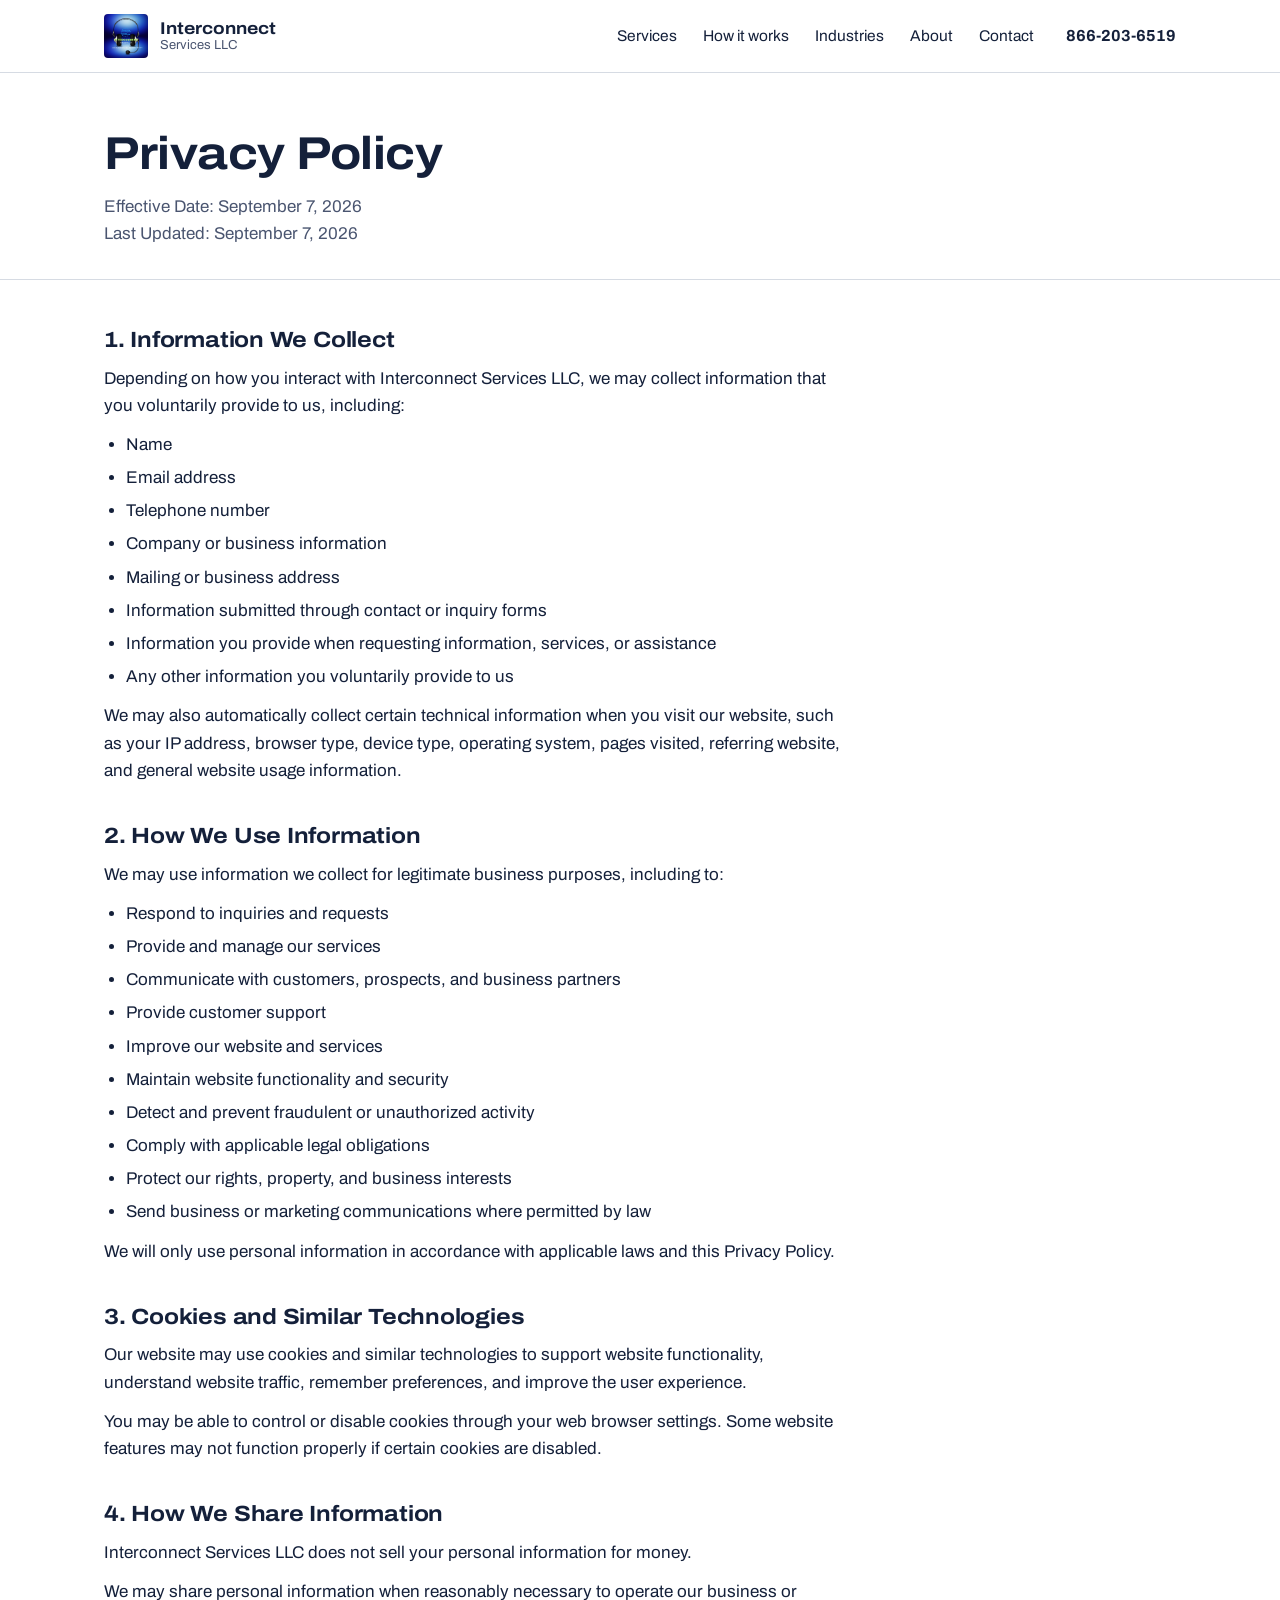
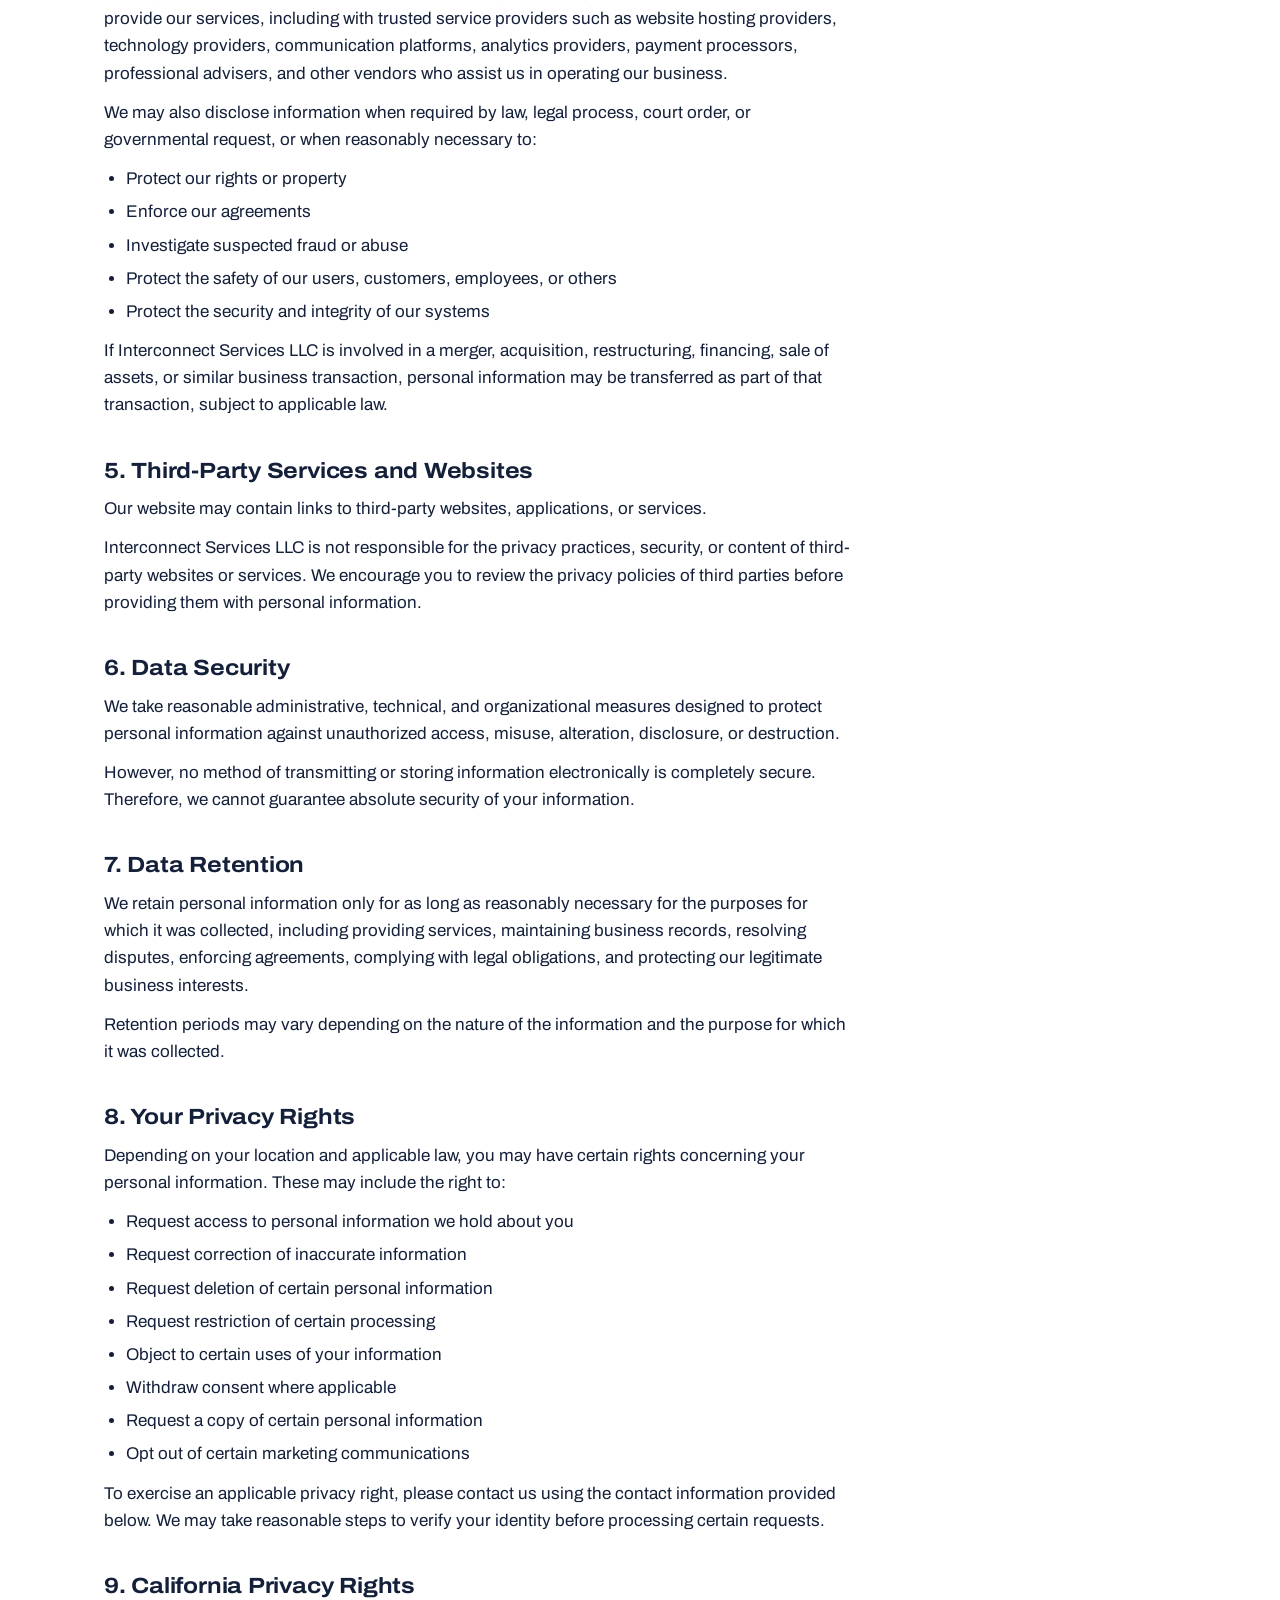
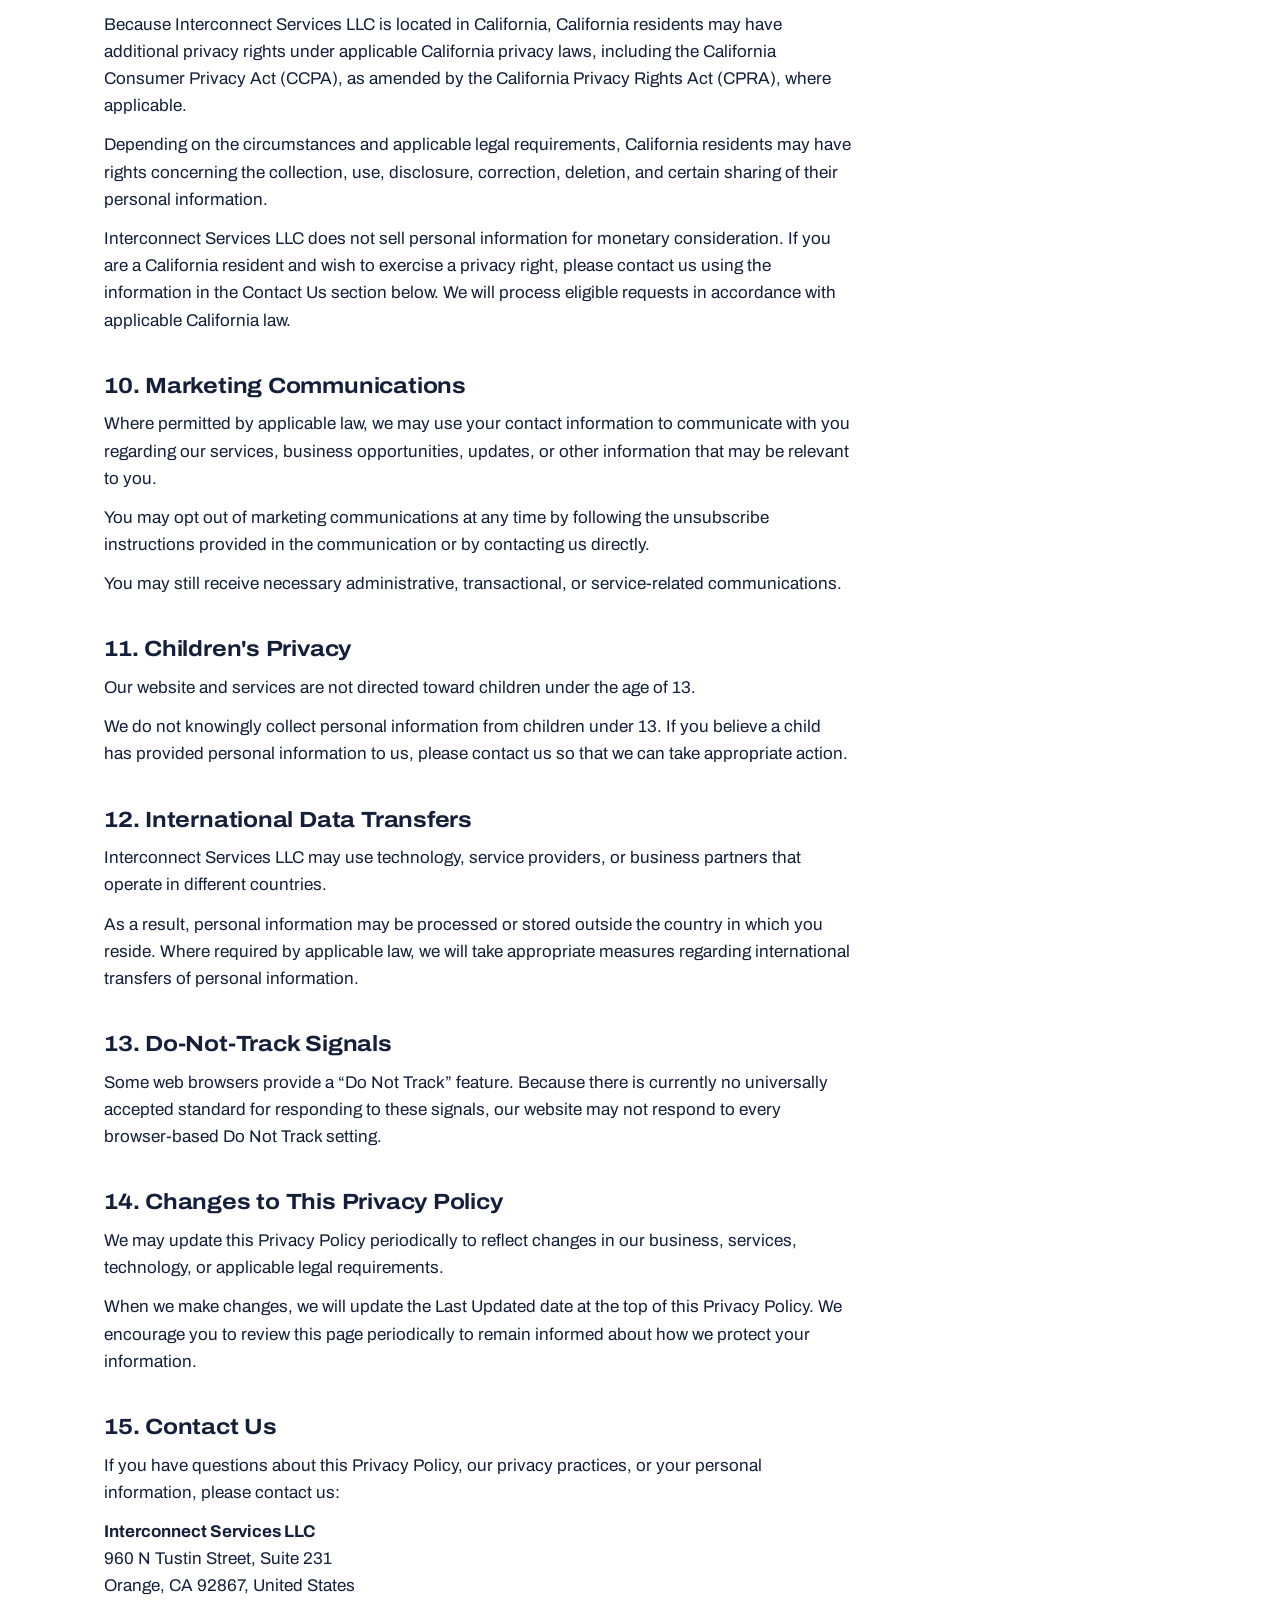
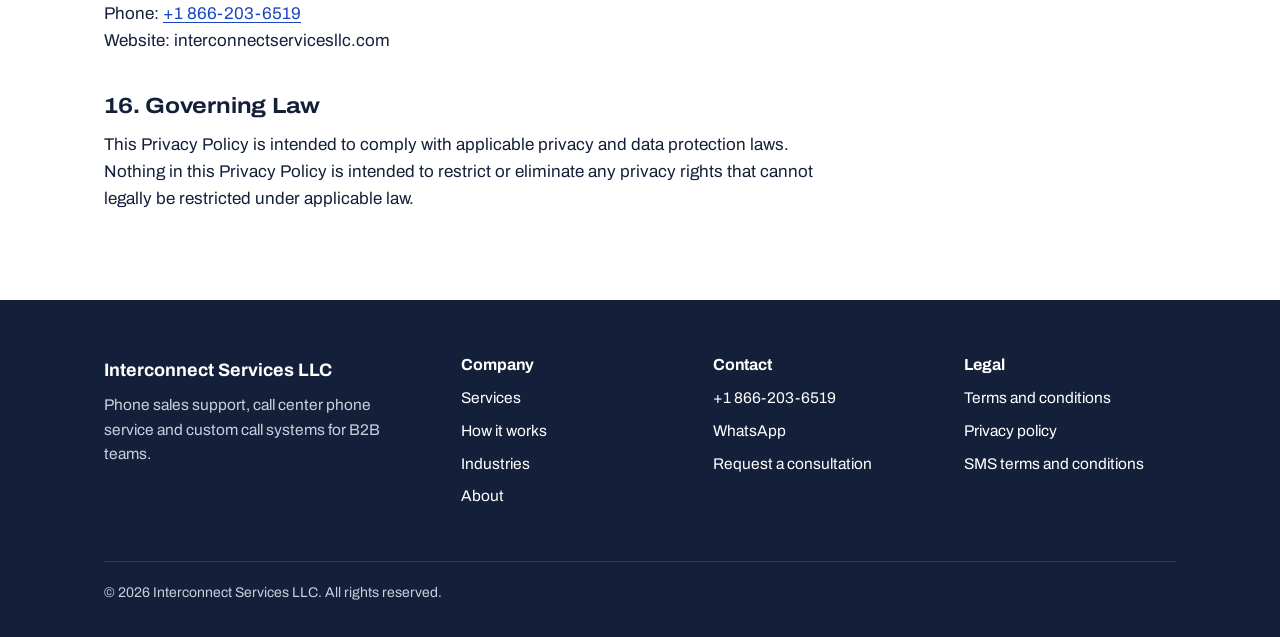
<file: privacy-policy.html>
<!doctype html>
<html lang="en">
<head>
<meta charset="UTF-8" />
<meta name="viewport" content="width=device-width, initial-scale=1.0" />
<title>Privacy Policy | Interconnect Services LLC</title>
<meta name="description" content="Privacy Policy for Interconnect Services LLC — how we collect, use, and protect your information." />
<link rel="icon" href="assets/logo_2.png" />
<link rel="preconnect" href="https://fonts.googleapis.com">
<link rel="preconnect" href="https://fonts.gstatic.com" crossorigin>
<link href="https://fonts.googleapis.com/css2?family=Archivo:wdth,wght@62..125,400..800&display=swap" rel="stylesheet">
<link rel="stylesheet" href="site.css" />
</head>
<body>

<a class="skip" href="#main">Skip to content</a>

<header class="site-header" id="siteHeader">
  <div class="wrap">
    <a href="index.html" class="brand">
      <img src="assets/logo_2.png" alt="" width="44" height="44" />
      <span class="brand-name">Interconnect<small>Services LLC</small></span>
    </a>
    <nav class="main-nav" aria-label="Main">
      <a href="index.html#services">Services</a>
      <a href="index.html#how-it-works">How it works</a>
      <a href="index.html#industries">Industries</a>
      <a href="index.html#about">About</a>
      <a href="index.html#contact">Contact</a>
    </nav>
    <a class="header-phone" href="tel:+18662036519">866-203-6519</a>
    <button class="menu-toggle" id="menuToggle" aria-expanded="false" aria-controls="siteHeader">Menu</button>
  </div>
</header>

<main id="main">
  <section class="legal-head">
    <div class="wrap">
      <h1>Privacy Policy</h1>
      <p class="meta">Effective Date: September 7, 2026<br>Last Updated: September 7, 2026</p>
    </div>
  </section>

  <section class="legal-body">
    <div class="wrap">
      <div>


      <h2>1. Information We Collect</h2>
      <p>Depending on how you interact with Interconnect Services LLC, we may collect information that you voluntarily provide to us, including:</p>
      <ul>
        <li>Name</li>
        <li>Email address</li>
        <li>Telephone number</li>
        <li>Company or business information</li>
        <li>Mailing or business address</li>
        <li>Information submitted through contact or inquiry forms</li>
        <li>Information you provide when requesting information, services, or assistance</li>
        <li>Any other information you voluntarily provide to us</li>
      </ul>
      <p>We may also automatically collect certain technical information when you visit our website, such as your IP address, browser type, device type, operating system, pages visited, referring website, and general website usage information.</p>

      <h2>2. How We Use Information</h2>
      <p>We may use information we collect for legitimate business purposes, including to:</p>
      <ul>
        <li>Respond to inquiries and requests</li>
        <li>Provide and manage our services</li>
        <li>Communicate with customers, prospects, and business partners</li>
        <li>Provide customer support</li>
        <li>Improve our website and services</li>
        <li>Maintain website functionality and security</li>
        <li>Detect and prevent fraudulent or unauthorized activity</li>
        <li>Comply with applicable legal obligations</li>
        <li>Protect our rights, property, and business interests</li>
        <li>Send business or marketing communications where permitted by law</li>
      </ul>
      <p>We will only use personal information in accordance with applicable laws and this Privacy Policy.</p>

      <h2>3. Cookies and Similar Technologies</h2>
      <p>Our website may use cookies and similar technologies to support website functionality, understand website traffic, remember preferences, and improve the user experience.</p>
      <p>You may be able to control or disable cookies through your web browser settings. Some website features may not function properly if certain cookies are disabled.</p>

      <h2>4. How We Share Information</h2>
      <p>Interconnect Services LLC does not sell your personal information for money.</p>
      <p>We may share personal information when reasonably necessary to operate our business or provide our services, including with trusted service providers such as website hosting providers, technology providers, communication platforms, analytics providers, payment processors, professional advisers, and other vendors who assist us in operating our business.</p>
      <p>We may also disclose information when required by law, legal process, court order, or governmental request, or when reasonably necessary to:</p>
      <ul>
        <li>Protect our rights or property</li>
        <li>Enforce our agreements</li>
        <li>Investigate suspected fraud or abuse</li>
        <li>Protect the safety of our users, customers, employees, or others</li>
        <li>Protect the security and integrity of our systems</li>
      </ul>
      <p>If Interconnect Services LLC is involved in a merger, acquisition, restructuring, financing, sale of assets, or similar business transaction, personal information may be transferred as part of that transaction, subject to applicable law.</p>

      <h2>5. Third-Party Services and Websites</h2>
      <p>Our website may contain links to third-party websites, applications, or services.</p>
      <p>Interconnect Services LLC is not responsible for the privacy practices, security, or content of third-party websites or services. We encourage you to review the privacy policies of third parties before providing them with personal information.</p>

      <h2>6. Data Security</h2>
      <p>We take reasonable administrative, technical, and organizational measures designed to protect personal information against unauthorized access, misuse, alteration, disclosure, or destruction.</p>
      <p>However, no method of transmitting or storing information electronically is completely secure. Therefore, we cannot guarantee absolute security of your information.</p>

      <h2>7. Data Retention</h2>
      <p>We retain personal information only for as long as reasonably necessary for the purposes for which it was collected, including providing services, maintaining business records, resolving disputes, enforcing agreements, complying with legal obligations, and protecting our legitimate business interests.</p>
      <p>Retention periods may vary depending on the nature of the information and the purpose for which it was collected.</p>

      <h2>8. Your Privacy Rights</h2>
      <p>Depending on your location and applicable law, you may have certain rights concerning your personal information. These may include the right to:</p>
      <ul>
        <li>Request access to personal information we hold about you</li>
        <li>Request correction of inaccurate information</li>
        <li>Request deletion of certain personal information</li>
        <li>Request restriction of certain processing</li>
        <li>Object to certain uses of your information</li>
        <li>Withdraw consent where applicable</li>
        <li>Request a copy of certain personal information</li>
        <li>Opt out of certain marketing communications</li>
      </ul>
      <p>To exercise an applicable privacy right, please contact us using the contact information provided below. We may take reasonable steps to verify your identity before processing certain requests.</p>

      <h2>9. California Privacy Rights</h2>
      <p>Because Interconnect Services LLC is located in California, California residents may have additional privacy rights under applicable California privacy laws, including the California Consumer Privacy Act (CCPA), as amended by the California Privacy Rights Act (CPRA), where applicable.</p>
      <p>Depending on the circumstances and applicable legal requirements, California residents may have rights concerning the collection, use, disclosure, correction, deletion, and certain sharing of their personal information.</p>
      <p>Interconnect Services LLC does not sell personal information for monetary consideration. If you are a California resident and wish to exercise a privacy right, please contact us using the information in the Contact Us section below. We will process eligible requests in accordance with applicable California law.</p>

      <h2>10. Marketing Communications</h2>
      <p>Where permitted by applicable law, we may use your contact information to communicate with you regarding our services, business opportunities, updates, or other information that may be relevant to you.</p>
      <p>You may opt out of marketing communications at any time by following the unsubscribe instructions provided in the communication or by contacting us directly.</p>
      <p>You may still receive necessary administrative, transactional, or service-related communications.</p>

      <h2>11. Children's Privacy</h2>
      <p>Our website and services are not directed toward children under the age of 13.</p>
      <p>We do not knowingly collect personal information from children under 13. If you believe a child has provided personal information to us, please contact us so that we can take appropriate action.</p>

      <h2>12. International Data Transfers</h2>
      <p>Interconnect Services LLC may use technology, service providers, or business partners that operate in different countries.</p>
      <p>As a result, personal information may be processed or stored outside the country in which you reside. Where required by applicable law, we will take appropriate measures regarding international transfers of personal information.</p>

      <h2>13. Do-Not-Track Signals</h2>
      <p>Some web browsers provide a &ldquo;Do Not Track&rdquo; feature. Because there is currently no universally accepted standard for responding to these signals, our website may not respond to every browser-based Do Not Track setting.</p>

      <h2>14. Changes to This Privacy Policy</h2>
      <p>We may update this Privacy Policy periodically to reflect changes in our business, services, technology, or applicable legal requirements.</p>
      <p>When we make changes, we will update the Last Updated date at the top of this Privacy Policy. We encourage you to review this page periodically to remain informed about how we protect your information.</p>

      <h2>15. Contact Us</h2>
      <p>If you have questions about this Privacy Policy, our privacy practices, or your personal information, please contact us:</p>
      <p class="addr"><strong>Interconnect Services LLC</strong><br>960 N Tustin Street, Suite 231<br>Orange, CA 92867, United States<br>Phone: <a href="tel:+18662036519">+1 866-203-6519</a><br>Website: interconnectservicesllc.com</p>

      <h2>16. Governing Law</h2>
      <p>This Privacy Policy is intended to comply with applicable privacy and data protection laws. Nothing in this Privacy Policy is intended to restrict or eliminate any privacy rights that cannot legally be restricted under applicable law.</p>
      </div>
    </div>
  </section>
</main>

<footer class="site-footer">
  <div class="wrap">
    <div class="footer-grid">
      <div class="company">
        <strong>Interconnect Services LLC</strong>
        <p>Phone sales support, call center phone service and custom call systems for B2B teams.</p>
      </div>
      <div>
        <h2>Company</h2>
        <ul>
          <li><a href="index.html#services">Services</a></li>
          <li><a href="index.html#how-it-works">How it works</a></li>
          <li><a href="index.html#industries">Industries</a></li>
          <li><a href="index.html#about">About</a></li>
        </ul>
      </div>
      <div>
        <h2>Contact</h2>
        <ul>
          <li><a href="tel:+18662036519">+1 866-203-6519</a></li>
          <li><a href="https://wa.me/17143005307" target="_blank" rel="noopener">WhatsApp</a></li>
          <li><a href="index.html#contact">Request a consultation</a></li>
        </ul>
      </div>
      <div>
        <h2>Legal</h2>
        <ul>
          <li><a href="terms-and-conditions.html">Terms and conditions</a></li>
          <li><a href="privacy-policy.html">Privacy policy</a></li>
          <li><a href="sms-terms.html">SMS terms and conditions</a></li>
        </ul>
      </div>
    </div>
    <p class="footer-base">© <span id="year">2026</span> Interconnect Services LLC. All rights reserved.</p>
  </div>
</footer>

<script>
  document.getElementById('year').textContent = new Date().getFullYear();
  const header = document.getElementById('siteHeader');
  const toggle = document.getElementById('menuToggle');
  toggle.addEventListener('click', () => {
    const open = header.classList.toggle('open');
    toggle.setAttribute('aria-expanded', open);
    toggle.textContent = open ? 'Close' : 'Menu';
  });
</script>

</body>
</html>
</file>
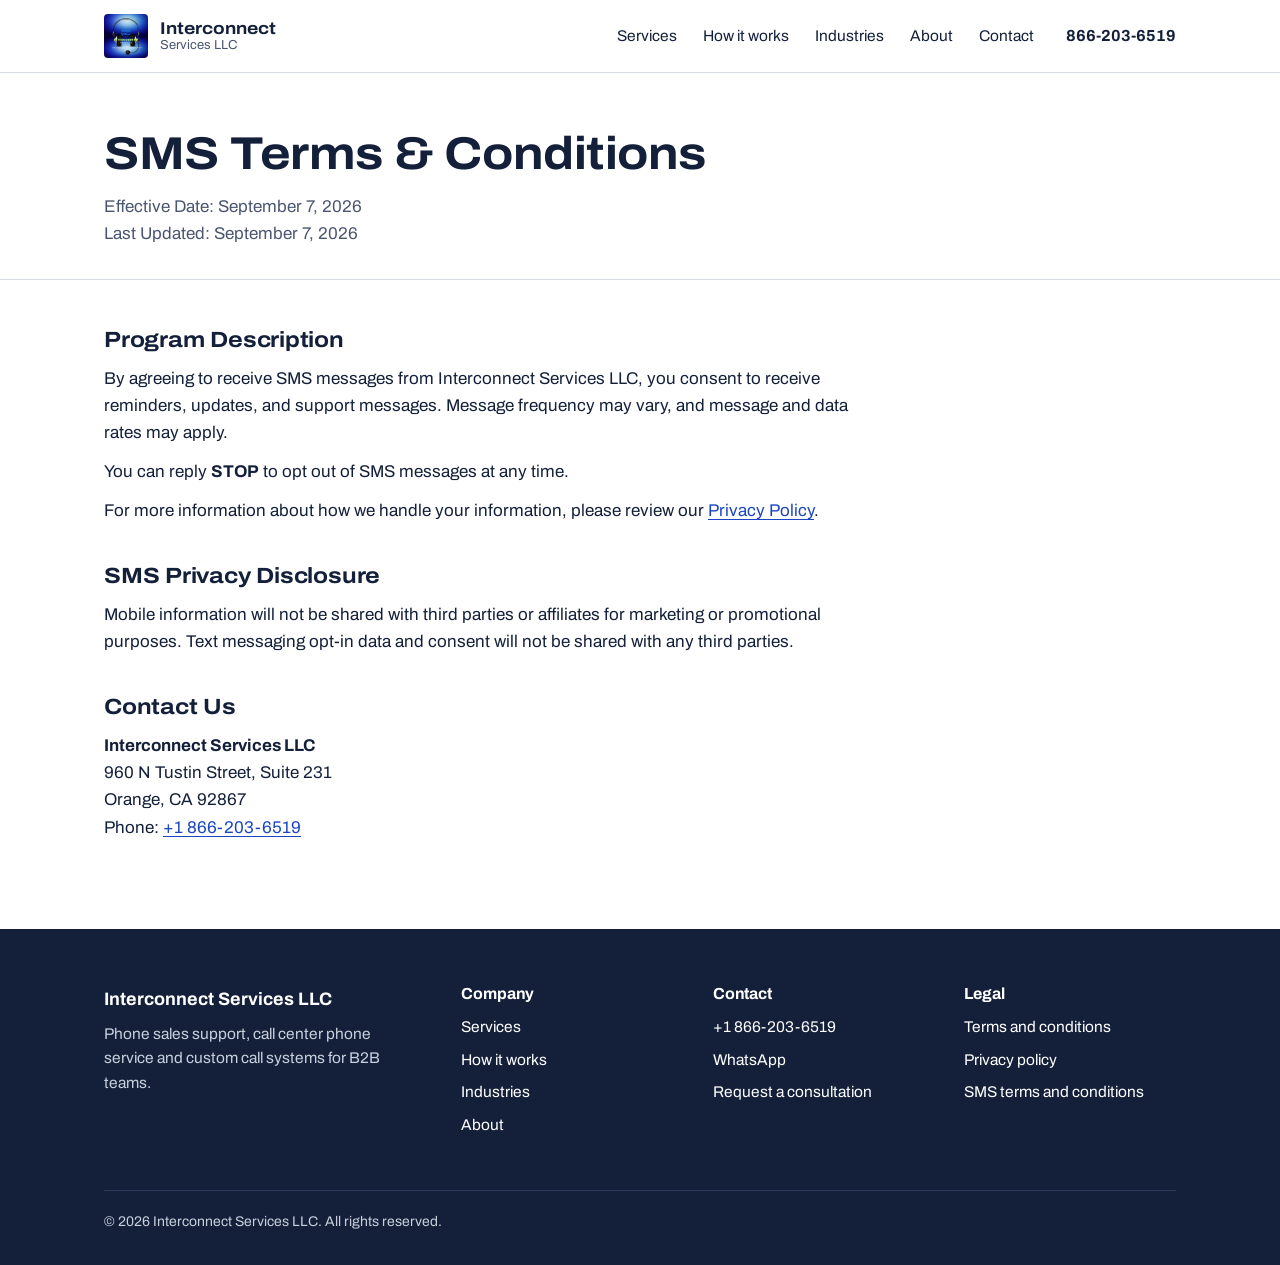
<file: sms-terms.html>
<!doctype html>
<html lang="en">
<head>
<meta charset="UTF-8" />
<meta name="viewport" content="width=device-width, initial-scale=1.0" />
<title>SMS Terms &amp; Conditions | Interconnect Services LLC</title>
<meta name="description" content="SMS Terms and Conditions for Interconnect Services LLC text messaging communications." />
<link rel="icon" href="assets/logo_2.png" />
<link rel="preconnect" href="https://fonts.googleapis.com">
<link rel="preconnect" href="https://fonts.gstatic.com" crossorigin>
<link href="https://fonts.googleapis.com/css2?family=Archivo:wdth,wght@62..125,400..800&display=swap" rel="stylesheet">
<link rel="stylesheet" href="site.css" />
</head>
<body>

<a class="skip" href="#main">Skip to content</a>

<header class="site-header" id="siteHeader">
  <div class="wrap">
    <a href="index.html" class="brand">
      <img src="assets/logo_2.png" alt="" width="44" height="44" />
      <span class="brand-name">Interconnect<small>Services LLC</small></span>
    </a>
    <nav class="main-nav" aria-label="Main">
      <a href="index.html#services">Services</a>
      <a href="index.html#how-it-works">How it works</a>
      <a href="index.html#industries">Industries</a>
      <a href="index.html#about">About</a>
      <a href="index.html#contact">Contact</a>
    </nav>
    <a class="header-phone" href="tel:+18662036519">866-203-6519</a>
    <button class="menu-toggle" id="menuToggle" aria-expanded="false" aria-controls="siteHeader">Menu</button>
  </div>
</header>

<main id="main">
  <section class="legal-head">
    <div class="wrap">
      <h1>SMS Terms &amp; Conditions</h1>
      <p class="meta">Effective Date: September 7, 2026<br>Last Updated: September 7, 2026</p>
    </div>
  </section>

  <section class="legal-body">
    <div class="wrap">
      <div>


      <h2>Program Description</h2>
      <p>By agreeing to receive SMS messages from Interconnect Services LLC, you consent to receive reminders, updates, and support messages. Message frequency may vary, and message and data rates may apply.</p>
      <p>You can reply <strong>STOP</strong> to opt out of SMS messages at any time.</p>
      <p>For more information about how we handle your information, please review our <a href="privacy-policy.html">Privacy Policy</a>.</p>

      <h2>SMS Privacy Disclosure</h2>
      <p>Mobile information will not be shared with third parties or affiliates for marketing or promotional purposes. Text messaging opt-in data and consent will not be shared with any third parties.</p>

      <h2>Contact Us</h2>
      <p class="addr"><strong>Interconnect Services LLC</strong><br>960 N Tustin Street, Suite 231<br>Orange, CA 92867<br>Phone: <a href="tel:+18662036519">+1 866-203-6519</a></p>
      </div>
    </div>
  </section>
</main>

<footer class="site-footer">
  <div class="wrap">
    <div class="footer-grid">
      <div class="company">
        <strong>Interconnect Services LLC</strong>
        <p>Phone sales support, call center phone service and custom call systems for B2B teams.</p>
      </div>
      <div>
        <h2>Company</h2>
        <ul>
          <li><a href="index.html#services">Services</a></li>
          <li><a href="index.html#how-it-works">How it works</a></li>
          <li><a href="index.html#industries">Industries</a></li>
          <li><a href="index.html#about">About</a></li>
        </ul>
      </div>
      <div>
        <h2>Contact</h2>
        <ul>
          <li><a href="tel:+18662036519">+1 866-203-6519</a></li>
          <li><a href="https://wa.me/17143005307" target="_blank" rel="noopener">WhatsApp</a></li>
          <li><a href="index.html#contact">Request a consultation</a></li>
        </ul>
      </div>
      <div>
        <h2>Legal</h2>
        <ul>
          <li><a href="terms-and-conditions.html">Terms and conditions</a></li>
          <li><a href="privacy-policy.html">Privacy policy</a></li>
          <li><a href="sms-terms.html">SMS terms and conditions</a></li>
        </ul>
      </div>
    </div>
    <p class="footer-base">© <span id="year">2026</span> Interconnect Services LLC. All rights reserved.</p>
  </div>
</footer>

<script>
  document.getElementById('year').textContent = new Date().getFullYear();
  const header = document.getElementById('siteHeader');
  const toggle = document.getElementById('menuToggle');
  toggle.addEventListener('click', () => {
    const open = header.classList.toggle('open');
    toggle.setAttribute('aria-expanded', open);
    toggle.textContent = open ? 'Close' : 'Menu';
  });
</script>

</body>
</html>
</file>
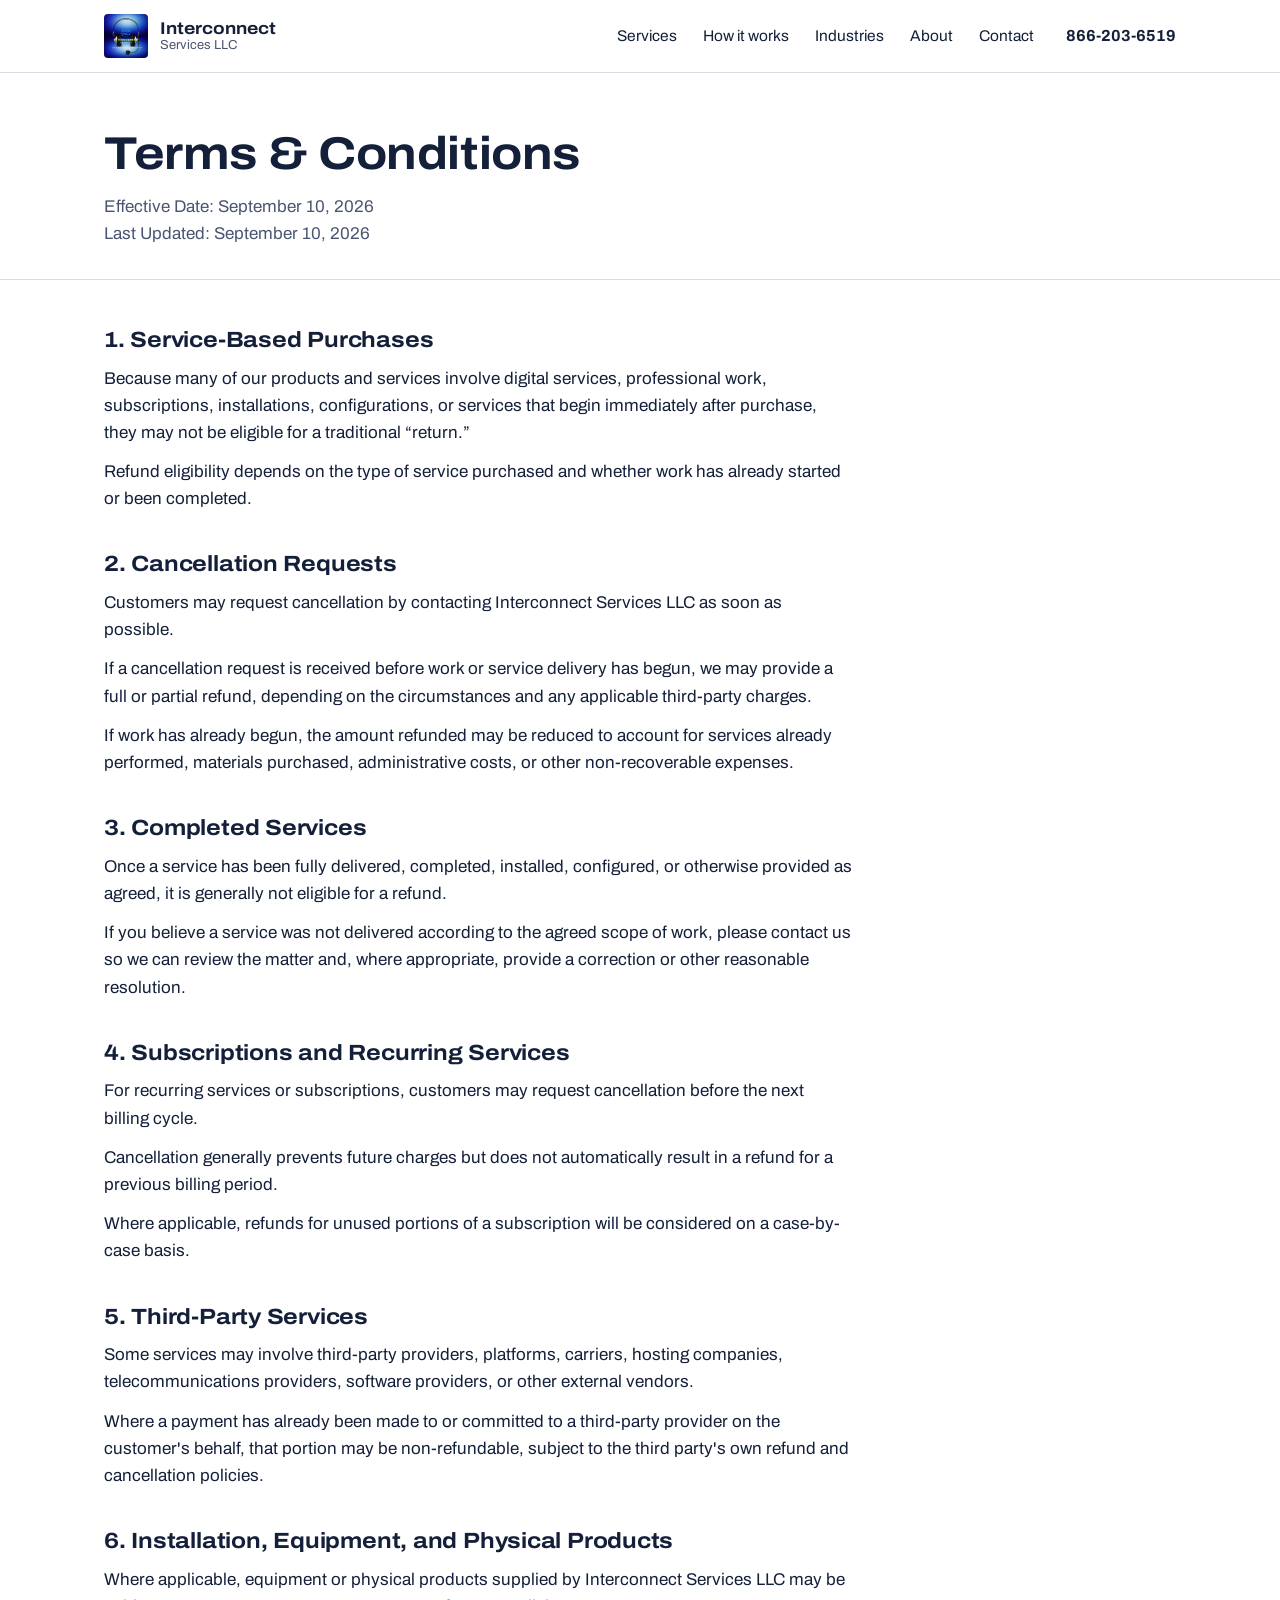
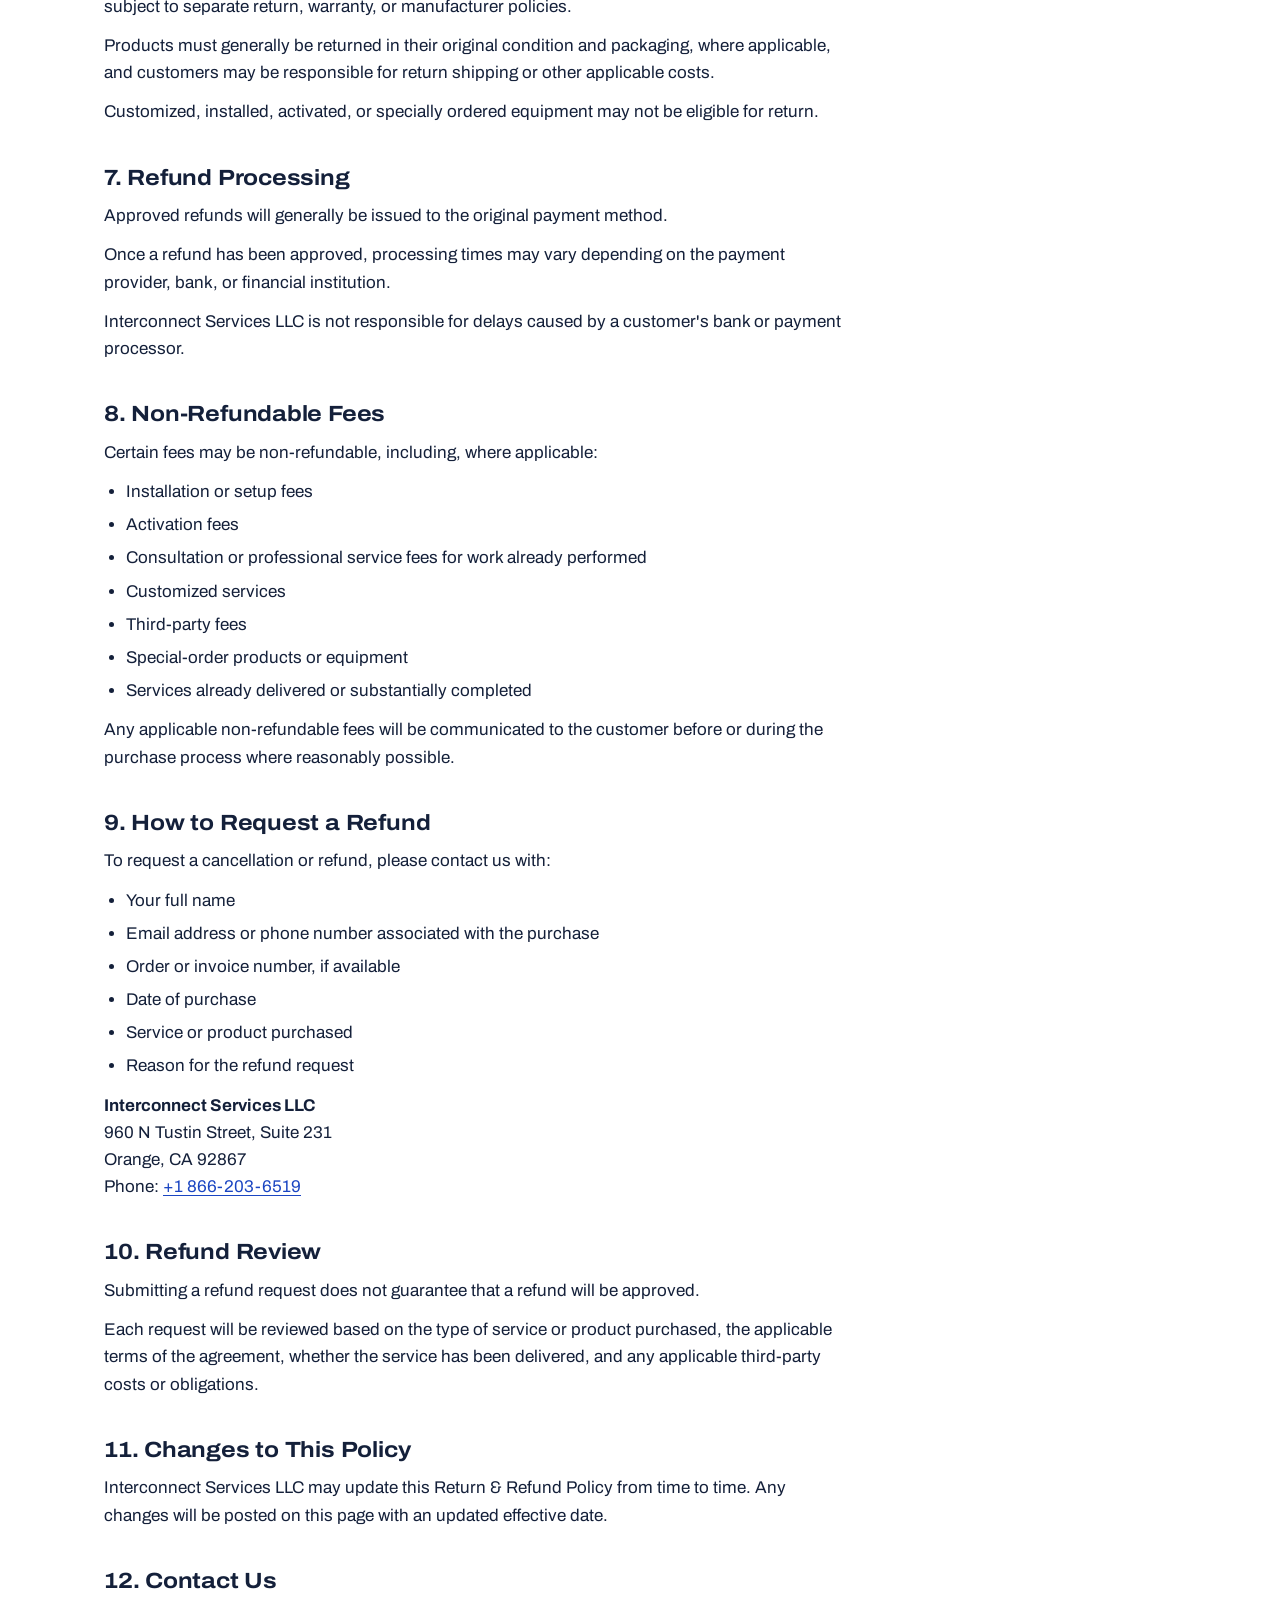
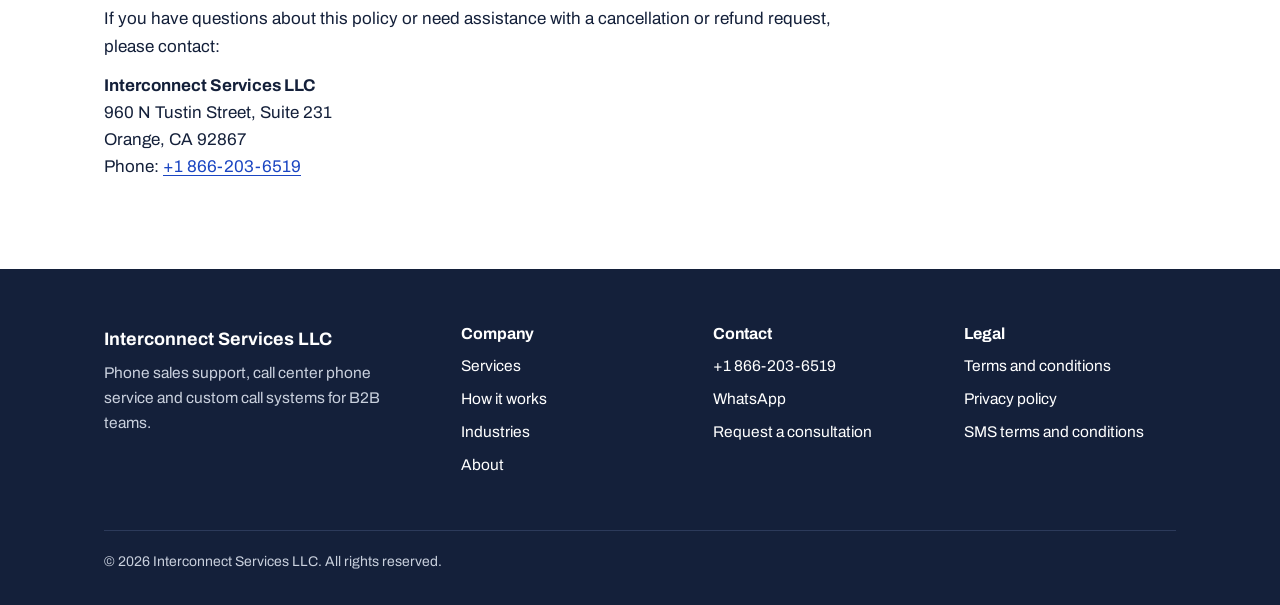
<file: terms-and-conditions.html>
<!doctype html>
<html lang="en">
<head>
<meta charset="UTF-8" />
<meta name="viewport" content="width=device-width, initial-scale=1.0" />
<title>Terms &amp; Conditions | Interconnect Services LLC</title>
<meta name="description" content="Terms and Conditions and Return &amp; Refund Policy for Interconnect Services LLC." />
<link rel="icon" href="assets/logo_2.png" />
<link rel="preconnect" href="https://fonts.googleapis.com">
<link rel="preconnect" href="https://fonts.gstatic.com" crossorigin>
<link href="https://fonts.googleapis.com/css2?family=Archivo:wdth,wght@62..125,400..800&display=swap" rel="stylesheet">
<link rel="stylesheet" href="site.css" />
</head>
<body>

<a class="skip" href="#main">Skip to content</a>

<header class="site-header" id="siteHeader">
  <div class="wrap">
    <a href="index.html" class="brand">
      <img src="assets/logo_2.png" alt="" width="44" height="44" />
      <span class="brand-name">Interconnect<small>Services LLC</small></span>
    </a>
    <nav class="main-nav" aria-label="Main">
      <a href="index.html#services">Services</a>
      <a href="index.html#how-it-works">How it works</a>
      <a href="index.html#industries">Industries</a>
      <a href="index.html#about">About</a>
      <a href="index.html#contact">Contact</a>
    </nav>
    <a class="header-phone" href="tel:+18662036519">866-203-6519</a>
    <button class="menu-toggle" id="menuToggle" aria-expanded="false" aria-controls="siteHeader">Menu</button>
  </div>
</header>

<main id="main">
  <section class="legal-head">
    <div class="wrap">
      <h1>Terms &amp; Conditions</h1>
      <p class="meta">Effective Date: September 10, 2026<br>Last Updated: September 10, 2026</p>
    </div>
  </section>

  <section class="legal-body">
    <div class="wrap">
      <div>


      <h2>1. Service-Based Purchases</h2>
      <p>Because many of our products and services involve digital services, professional work, subscriptions, installations, configurations, or services that begin immediately after purchase, they may not be eligible for a traditional &ldquo;return.&rdquo;</p>
      <p>Refund eligibility depends on the type of service purchased and whether work has already started or been completed.</p>

      <h2>2. Cancellation Requests</h2>
      <p>Customers may request cancellation by contacting Interconnect Services LLC as soon as possible.</p>
      <p>If a cancellation request is received before work or service delivery has begun, we may provide a full or partial refund, depending on the circumstances and any applicable third-party charges.</p>
      <p>If work has already begun, the amount refunded may be reduced to account for services already performed, materials purchased, administrative costs, or other non-recoverable expenses.</p>

      <h2>3. Completed Services</h2>
      <p>Once a service has been fully delivered, completed, installed, configured, or otherwise provided as agreed, it is generally not eligible for a refund.</p>
      <p>If you believe a service was not delivered according to the agreed scope of work, please contact us so we can review the matter and, where appropriate, provide a correction or other reasonable resolution.</p>

      <h2>4. Subscriptions and Recurring Services</h2>
      <p>For recurring services or subscriptions, customers may request cancellation before the next billing cycle.</p>
      <p>Cancellation generally prevents future charges but does not automatically result in a refund for a previous billing period.</p>
      <p>Where applicable, refunds for unused portions of a subscription will be considered on a case-by-case basis.</p>

      <h2>5. Third-Party Services</h2>
      <p>Some services may involve third-party providers, platforms, carriers, hosting companies, telecommunications providers, software providers, or other external vendors.</p>
      <p>Where a payment has already been made to or committed to a third-party provider on the customer's behalf, that portion may be non-refundable, subject to the third party's own refund and cancellation policies.</p>

      <h2>6. Installation, Equipment, and Physical Products</h2>
      <p>Where applicable, equipment or physical products supplied by Interconnect Services LLC may be subject to separate return, warranty, or manufacturer policies.</p>
      <p>Products must generally be returned in their original condition and packaging, where applicable, and customers may be responsible for return shipping or other applicable costs.</p>
      <p>Customized, installed, activated, or specially ordered equipment may not be eligible for return.</p>

      <h2>7. Refund Processing</h2>
      <p>Approved refunds will generally be issued to the original payment method.</p>
      <p>Once a refund has been approved, processing times may vary depending on the payment provider, bank, or financial institution.</p>
      <p>Interconnect Services LLC is not responsible for delays caused by a customer's bank or payment processor.</p>

      <h2>8. Non-Refundable Fees</h2>
      <p>Certain fees may be non-refundable, including, where applicable:</p>
      <ul>
        <li>Installation or setup fees</li>
        <li>Activation fees</li>
        <li>Consultation or professional service fees for work already performed</li>
        <li>Customized services</li>
        <li>Third-party fees</li>
        <li>Special-order products or equipment</li>
        <li>Services already delivered or substantially completed</li>
      </ul>
      <p>Any applicable non-refundable fees will be communicated to the customer before or during the purchase process where reasonably possible.</p>

      <h2>9. How to Request a Refund</h2>
      <p>To request a cancellation or refund, please contact us with:</p>
      <ul>
        <li>Your full name</li>
        <li>Email address or phone number associated with the purchase</li>
        <li>Order or invoice number, if available</li>
        <li>Date of purchase</li>
        <li>Service or product purchased</li>
        <li>Reason for the refund request</li>
      </ul>
      <p class="addr"><strong>Interconnect Services LLC</strong><br>960 N Tustin Street, Suite 231<br>Orange, CA 92867<br>Phone: <a href="tel:+18662036519">+1 866-203-6519</a></p>

      <h2>10. Refund Review</h2>
      <p>Submitting a refund request does not guarantee that a refund will be approved.</p>
      <p>Each request will be reviewed based on the type of service or product purchased, the applicable terms of the agreement, whether the service has been delivered, and any applicable third-party costs or obligations.</p>

      <h2>11. Changes to This Policy</h2>
      <p>Interconnect Services LLC may update this Return &amp; Refund Policy from time to time. Any changes will be posted on this page with an updated effective date.</p>

      <h2>12. Contact Us</h2>
      <p>If you have questions about this policy or need assistance with a cancellation or refund request, please contact:</p>
      <p class="addr"><strong>Interconnect Services LLC</strong><br>960 N Tustin Street, Suite 231<br>Orange, CA 92867<br>Phone: <a href="tel:+18662036519">+1 866-203-6519</a></p>
      </div>
    </div>
  </section>
</main>

<footer class="site-footer">
  <div class="wrap">
    <div class="footer-grid">
      <div class="company">
        <strong>Interconnect Services LLC</strong>
        <p>Phone sales support, call center phone service and custom call systems for B2B teams.</p>
      </div>
      <div>
        <h2>Company</h2>
        <ul>
          <li><a href="index.html#services">Services</a></li>
          <li><a href="index.html#how-it-works">How it works</a></li>
          <li><a href="index.html#industries">Industries</a></li>
          <li><a href="index.html#about">About</a></li>
        </ul>
      </div>
      <div>
        <h2>Contact</h2>
        <ul>
          <li><a href="tel:+18662036519">+1 866-203-6519</a></li>
          <li><a href="https://wa.me/17143005307" target="_blank" rel="noopener">WhatsApp</a></li>
          <li><a href="index.html#contact">Request a consultation</a></li>
        </ul>
      </div>
      <div>
        <h2>Legal</h2>
        <ul>
          <li><a href="terms-and-conditions.html">Terms and conditions</a></li>
          <li><a href="privacy-policy.html">Privacy policy</a></li>
          <li><a href="sms-terms.html">SMS terms and conditions</a></li>
        </ul>
      </div>
    </div>
    <p class="footer-base">© <span id="year">2026</span> Interconnect Services LLC. All rights reserved.</p>
  </div>
</footer>

<script>
  document.getElementById('year').textContent = new Date().getFullYear();
  const header = document.getElementById('siteHeader');
  const toggle = document.getElementById('menuToggle');
  toggle.addEventListener('click', () => {
    const open = header.classList.toggle('open');
    toggle.setAttribute('aria-expanded', open);
    toggle.textContent = open ? 'Close' : 'Menu';
  });
</script>

</body>
</html>
</file>
<file: site.css>
/* Interconnect Services LLC: shared styles for every page */

:root {
  --ink: #14203a;         /* navy text, from the logo */
  --ink-soft: #4a5570;    /* secondary text */
  --blue: #1a45c2;        /* logo blue: links and buttons */
  --blue-dark: #12338f;
  --green: #3fae4f;       /* logo green: small marks only, never text */
  --paper: #ffffff;
  --band: #eef1f5;        /* alternate section background */
  --rule: #d6dbe3;
  --footer: #14203a;
  --maxw: 1120px;
  --font: "Archivo", "Helvetica Neue", Arial, sans-serif;
}

*, *::before, *::after { box-sizing: border-box; }

html { -webkit-text-size-adjust: 100%; }

body {
  margin: 0;
  background: var(--paper);
  color: var(--ink);
  font-family: var(--font);
  font-size: 17px;
  line-height: 1.6;
  font-variation-settings: "wdth" 100;
}

img { max-width: 100%; height: auto; display: block; }

a { color: var(--blue); text-underline-offset: 3px; }
a:hover { color: var(--blue-dark); }

:focus-visible { outline: 3px solid var(--blue); outline-offset: 3px; }

h1, h2, h3 {
  margin: 0;
  font-weight: 700;
  font-variation-settings: "wdth" 112;
  line-height: 1.12;
  letter-spacing: -0.01em;
}

h2 { font-size: clamp(28px, 3.4vw, 38px); }
h3 { font-size: 19px; line-height: 1.3; }
p { margin: 0; }

.wrap { max-width: var(--maxw); margin: 0 auto; padding: 0 24px; }

.skip {
  position: absolute; left: -9999px; top: 8px;
  background: var(--ink); color: #fff; padding: 8px 14px; z-index: 100;
}
.skip:focus { left: 8px; }

/* ---------- header ---------- */

.site-header {
  border-bottom: 1px solid var(--rule);
  background: var(--paper);
  position: sticky; top: 0; z-index: 20;
}

.site-header .wrap {
  display: flex; align-items: center; gap: 32px;
  min-height: 72px;
}

.brand {
  display: flex; align-items: center; gap: 12px;
  color: var(--ink); text-decoration: none;
  margin-right: auto;
}
.brand img { width: 44px; height: 44px; border-radius: 4px; }
.brand-name { font-weight: 700; font-size: 17px; line-height: 1.1; font-variation-settings: "wdth" 112; }
.brand-name small { display: block; font-weight: 400; font-size: 13px; color: var(--ink-soft); font-variation-settings: "wdth" 100; }

.main-nav { display: flex; gap: 26px; }
.main-nav a { color: var(--ink); text-decoration: none; font-size: 15.5px; }
.main-nav a:hover { color: var(--blue); text-decoration: underline; }

.header-phone {
  font-weight: 700; font-size: 16px; text-decoration: none;
  color: var(--ink); white-space: nowrap;
  font-variant-numeric: tabular-nums;
}
.header-phone:hover { color: var(--blue); }

.menu-toggle {
  display: none;
  background: none; border: 1px solid var(--rule); border-radius: 4px;
  font: inherit; font-size: 15px; color: var(--ink);
  padding: 8px 14px; cursor: pointer;
}

/* ---------- buttons ---------- */

.button {
  display: inline-block;
  background: var(--blue); color: #fff;
  font: inherit; font-weight: 600; font-size: 16px;
  padding: 14px 24px;
  border: 2px solid var(--blue); border-radius: 4px;
  text-decoration: none; cursor: pointer;
}
.button:hover { background: var(--blue-dark); border-color: var(--blue-dark); color: #fff; }

.button.secondary { background: transparent; color: var(--blue); }
.button.secondary:hover { background: var(--blue); color: #fff; }

/* ---------- sections ---------- */

.section { padding: 88px 0; scroll-margin-top: 48px; }
.section.band { background: var(--band); }

.section-intro { max-width: 640px; margin-bottom: 48px; }
.section-intro p { margin-top: 16px; color: var(--ink-soft); font-size: 18px; }

/* ---------- hero ---------- */

.hero { padding: 64px 0 80px; border-bottom: 1px solid var(--rule); }
.hero .wrap {
  display: grid; grid-template-columns: 1.15fr 0.85fr; gap: 64px; align-items: center;
}
.hero h1 { font-size: clamp(38px, 5.2vw, 62px); }
.hero .lead { margin-top: 24px; font-size: 19px; color: var(--ink-soft); max-width: 34em; }

.call-block { margin-top: 40px; }
.call-block .label { font-size: 16px; color: var(--ink-soft); }
.call-number {
  display: inline-block;
  font-size: clamp(34px, 4.6vw, 54px);
  font-weight: 800; font-variation-settings: "wdth" 118;
  color: var(--ink); text-decoration: none;
  font-variant-numeric: tabular-nums; letter-spacing: -0.01em;
  border-bottom: 6px solid var(--green);
  line-height: 1.15;
}
.call-number:hover { color: var(--blue); }
.call-block .alt { margin-top: 20px; font-size: 16px; }

.hero figure { margin: 0; }
.hero figure img { width: 100%; aspect-ratio: 4 / 5; object-fit: cover; object-position: 50% 30%; border-radius: 4px; }
.hero figcaption { margin-top: 10px; font-size: 14px; color: var(--ink-soft); }

/* ---------- services ---------- */

.services { display: grid; grid-template-columns: repeat(3, 1fr); gap: 40px; }
.services article { border-top: 3px solid var(--ink); padding-top: 20px; }
.services p { margin-top: 12px; color: var(--ink-soft); }

/* ---------- steps (a real sequence) ---------- */

.steps {
  list-style: none; margin: 0; padding: 0;
  display: grid; grid-template-columns: repeat(4, 1fr); gap: 32px;
  counter-reset: step;
}
.steps li { counter-increment: step; }
.steps li::before {
  content: counter(step);
  display: block;
  font-size: 44px; font-weight: 800; line-height: 1;
  color: var(--blue); margin-bottom: 14px;
  font-variation-settings: "wdth" 118;
}
.steps p { margin-top: 8px; color: var(--ink-soft); font-size: 16px; }

/* ---------- industries ---------- */

.sectors {
  display: grid; grid-template-columns: repeat(3, 1fr);
  margin: 0; border-top: 1px solid var(--rule);
}
.sectors div { padding: 22px 24px 22px 0; border-bottom: 1px solid var(--rule); }
.sectors dt { font-weight: 700; font-size: 18px; }
.sectors dd { margin: 4px 0 0; color: var(--ink-soft); font-size: 16px; }
.sectors-note { margin-top: 32px; font-size: 18px; max-width: 40em; }

/* ---------- why us ---------- */

.reasons { display: grid; grid-template-columns: repeat(2, 1fr); gap: 36px 56px; max-width: 900px; }
.reasons p { margin-top: 8px; color: var(--ink-soft); }

/* ---------- people ---------- */

.people { display: grid; grid-template-columns: 1.1fr 0.9fr; gap: 64px; align-items: center; }
.people .section-intro { margin-bottom: 0; }
.people figure { margin: 0; max-width: 440px; justify-self: end; }
.people img { width: 100%; aspect-ratio: 4 / 5; object-fit: cover; object-position: 50% 20%; border-radius: 4px; }
.people figcaption { margin-top: 12px; font-size: 16px; color: var(--ink-soft); }
.people figcaption strong { color: var(--ink); }

/* ---------- leadership ---------- */

.leaders { display: grid; grid-template-columns: 1fr 1fr; gap: 56px; }
.leader img { width: 180px; aspect-ratio: 4 / 5; object-fit: cover; object-position: 50% 20%; border-radius: 4px; }
.leader h3 { margin-top: 22px; font-size: 24px; }
.leader .role { color: var(--ink-soft); margin-top: 4px; }
.leader p + p { margin-top: 14px; }
.leader .bio { margin-top: 18px; }

/* ---------- contact ---------- */

.contact .wrap { display: grid; grid-template-columns: 0.9fr 1.1fr; gap: 64px; }
.contact .intro p { margin-top: 16px; color: var(--ink-soft); font-size: 18px; }
.contact .call-number { font-size: clamp(28px, 3.2vw, 38px); border-bottom-width: 4px; margin-top: 28px; }
.contact address { font-style: normal; margin-top: 28px; line-height: 1.7; }

.lead-form {
  background: var(--paper);
  border: 1px solid var(--rule); border-radius: 4px;
  padding: 32px;
  display: grid; grid-template-columns: 1fr 1fr; gap: 18px 20px;
}
.lead-form .full { grid-column: 1 / -1; }
.lead-form label { display: block; font-weight: 600; font-size: 15px; margin-bottom: 6px; }
.lead-form input, .lead-form select, .lead-form textarea {
  width: 100%; font: inherit; font-size: 16px; color: var(--ink);
  padding: 11px 12px;
  border: 1px solid #aab3c2; border-radius: 4px; background: #fff;
}
.lead-form input:focus, .lead-form select:focus, .lead-form textarea:focus {
  outline: 2px solid var(--blue); outline-offset: 0; border-color: var(--blue);
}
.lead-form textarea { min-height: 120px; resize: vertical; }
.lead-form .note { font-size: 14px; color: var(--ink-soft); align-self: center; }

/* ---------- legal pages ---------- */

.legal-head { padding: 56px 0 32px; border-bottom: 1px solid var(--rule); }
.legal-head h1 { font-size: clamp(32px, 4vw, 46px); }
.legal-head .meta { margin-top: 12px; color: var(--ink-soft); }

.legal-body { padding: 48px 0 88px; }
.legal-body .wrap > div { max-width: 44em; }
.legal-body h2 { font-size: 22px; margin: 40px 0 12px; }
.legal-body h2:first-child { margin-top: 0; }
.legal-body p, .legal-body ul { margin: 12px 0 0; }
.legal-body ul { padding-left: 22px; }
.legal-body li { margin-bottom: 6px; }

/* ---------- footer ---------- */

.site-footer { background: var(--footer); color: #c9d0dd; padding: 56px 0 32px; font-size: 15.5px; }
.site-footer a { color: #fff; text-decoration: none; }
.site-footer a:hover { text-decoration: underline; color: #fff; }
.footer-grid { display: grid; grid-template-columns: 1.5fr 1fr 1fr 1fr; gap: 40px; }
.footer-grid h2 { font-size: 16px; color: #fff; margin-bottom: 12px; font-variation-settings: "wdth" 100; }
.footer-grid ul { list-style: none; margin: 0; padding: 0; }
.footer-grid li { margin-bottom: 8px; }
.footer-grid .company strong { color: #fff; font-size: 18px; display: block; margin-bottom: 8px; }
.footer-base { margin-top: 44px; padding-top: 20px; border-top: 1px solid #2c3a5a; font-size: 14px; }

/* ---------- small screens ---------- */

@media (max-width: 960px) {
  .main-nav, .header-phone { display: none; }
  .menu-toggle { display: block; }
  .site-header.open .main-nav {
    display: flex; flex-direction: column; gap: 0;
    position: absolute; top: 100%; left: 0; right: 0;
    background: var(--paper); border-bottom: 1px solid var(--rule);
    padding: 8px 24px 16px;
  }
  .site-header.open .main-nav a { padding: 12px 0; border-bottom: 1px solid var(--rule); }
  .site-header.open .main-nav a:last-child { border-bottom: 0; }

  .hero .wrap, .contact .wrap { grid-template-columns: 1fr; gap: 40px; }
  .hero figure { max-width: 420px; }
  .services, .steps { grid-template-columns: 1fr 1fr; }
  .sectors { grid-template-columns: 1fr 1fr; }
  .leaders { gap: 40px; }
  .people { grid-template-columns: 1fr; gap: 32px; }
  .people figure { justify-self: start; }
  .footer-grid { grid-template-columns: 1fr 1fr; }
}

@media (max-width: 640px) {
  body { font-size: 16px; }
  .section { padding: 64px 0; }
  .hero { padding: 40px 0 56px; }
  .services, .steps, .sectors, .reasons, .people, .leaders, .footer-grid { grid-template-columns: 1fr; }
  .lead-form { grid-template-columns: 1fr; padding: 22px; }
  .brand-name small { display: none; }
}
</file>
